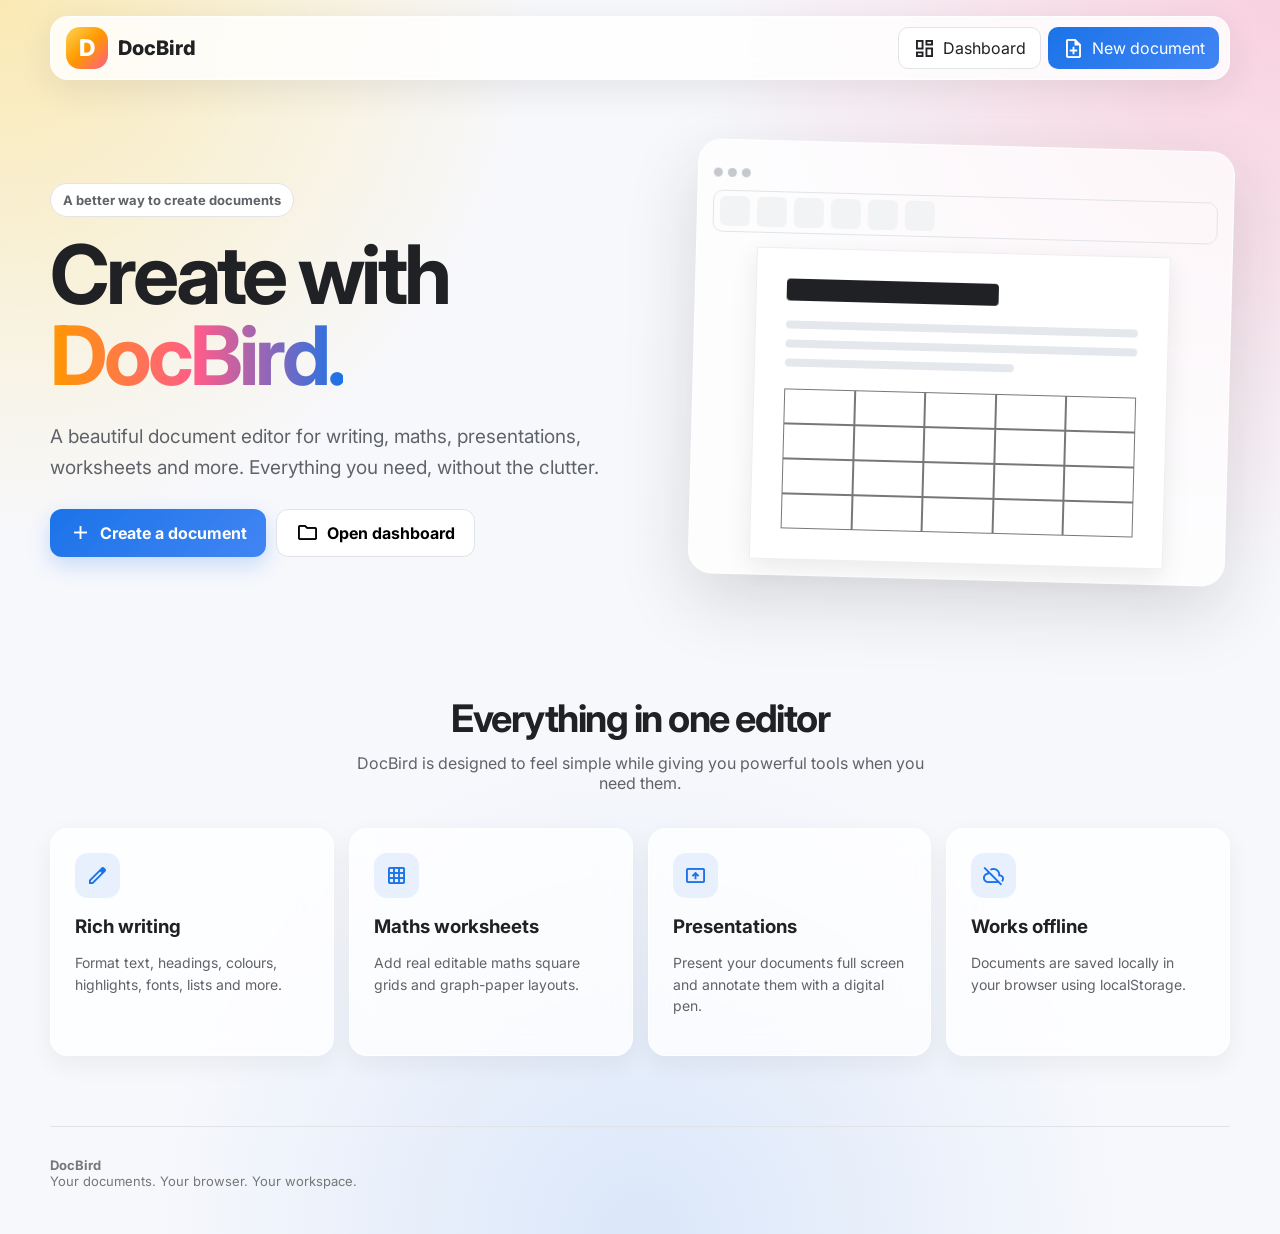
<file: index.html>
<!DOCTYPE html>
<html lang="en">
<head>
<meta charset="UTF-8">
<meta name="viewport" content="width=device-width,initial-scale=1.0">

<title>DocBird — Document Editor</title>

<link rel="preconnect" href="https://fonts.googleapis.com">
<link rel="preconnect" href="https://fonts.gstatic.com" crossorigin>

<link href="https://fonts.googleapis.com/css2?family=Inter:wght@400;500;600;700;800&family=Poppins:wght@400;500;600;700;800&family=Playfair+Display:wght@600;700&display=swap" rel="stylesheet">

<link href="https://fonts.googleapis.com/css2?family=Material+Symbols+Outlined:opsz,wght,FILL,GRAD@20..48,300..700,0..1,0" rel="stylesheet">

<style>
*{
    box-sizing:border-box;
}

:root{
    --blue:#1a73e8;
    --orange:#ff9800;
    --yellow:#ffd54f;
    --pink:#ff5c8a;
    --red:#ef5350;
    --text:#202124;
    --muted:#5f6368;
    --line:#e0e3e7;
    --surface:#fff;
    --bg:#f7f8fc;
}

html,
body{
    margin:0;
    min-height:100%;
    font-family:"Inter",sans-serif;
    color:var(--text);
}

body{
    background:
        radial-gradient(circle at 0% 0%,rgba(255,213,79,.42),transparent 30%),
        radial-gradient(circle at 100% 0%,rgba(255,92,138,.25),transparent 32%),
        radial-gradient(circle at 50% 100%,rgba(26,115,232,.13),transparent 35%),
        var(--bg);
}

button{
    font:inherit;
}

.material-symbols-outlined{
    font-family:'Material Symbols Outlined';
    font-weight:normal;
    font-style:normal;
    font-size:23px;
    line-height:1;
    display:inline-block;
    -webkit-font-feature-settings:'liga';
    -webkit-font-smoothing:antialiased;
    font-feature-settings:'liga';
}

/* NAV */

.nav{
    width:min(1180px,calc(100% - 32px));
    margin:16px auto 0;
    height:64px;
    display:flex;
    align-items:center;
    justify-content:space-between;
    padding:8px 10px 8px 15px;
    background:rgba(255,255,255,.82);
    backdrop-filter:blur(20px);
    border:1px solid rgba(255,255,255,.8);
    border-radius:18px;
    box-shadow:0 10px 35px rgba(32,33,36,.09);
}

.logo-area{
    display:flex;
    align-items:center;
    gap:10px;
}

.logo{
    width:42px;
    height:42px;
    border-radius:14px;
    display:grid;
    place-items:center;
    color:white;
    font-size:23px;
    font-weight:800;
    background:linear-gradient(
        135deg,
        #ffd54f,
        #ff9800,
        #ff5c8a
    );
}

.logo-text{
    font-size:20px;
    font-weight:800;
}

.nav-actions{
    display:flex;
    gap:7px;
}

.nav-button{
    height:42px;
    padding:0 14px;
    border-radius:10px;
    border:1px solid var(--line);
    background:#fff;
    display:flex;
    align-items:center;
    gap:7px;
    cursor:pointer;
    color:var(--text);
    white-space:nowrap;
}

.nav-button:hover{
    background:#f4f6f8;
}

.nav-button.primary{
    color:#fff;
    border:0;
    background:linear-gradient(
        135deg,
        #1a73e8,
        #4285f4
    );
}

/* HERO */

.hero{
    width:min(1180px,calc(100% - 32px));
    margin:65px auto 0;
    display:grid;
    grid-template-columns:1.05fr .95fr;
    gap:50px;
    align-items:center;
}

.eyebrow{
    display:inline-flex;
    padding:8px 12px;
    border-radius:999px;
    background:#fff;
    border:1px solid var(--line);
    color:#5f6368;
    font-size:13px;
    font-weight:700;
}

.hero h1{
    margin:18px 0 0;
    font-size:clamp(48px,7vw,82px);
    line-height:.98;
    letter-spacing:-4px;
}

.hero h1 span{
    background:linear-gradient(
        90deg,
        #ff9800,
        #ff5c8a,
        #1a73e8
    );
    -webkit-background-clip:text;
    background-clip:text;
    color:transparent;
}

.hero p{
    max-width:650px;
    margin:25px 0;
    font-size:19px;
    line-height:1.65;
    color:var(--muted);
}

.hero-buttons{
    display:flex;
    flex-wrap:wrap;
    gap:10px;
}

.hero-button{
    min-height:48px;
    padding:0 19px;
    border-radius:12px;
    border:1px solid var(--line);
    background:#fff;
    display:flex;
    align-items:center;
    justify-content:center;
    gap:8px;
    cursor:pointer;
    font-weight:700;
}

.hero-button.primary{
    color:#fff;
    border:0;
    background:linear-gradient(
        135deg,
        #1a73e8,
        #4285f4
    );
    box-shadow:0 8px 22px rgba(26,115,232,.22);
}

/* PREVIEW */

.preview{
    position:relative;
    min-height:450px;
}

.preview-window{
    position:relative;
    width:100%;
    min-height:420px;
    border-radius:24px;
    padding:15px;
    background:rgba(255,255,255,.72);
    border:1px solid rgba(255,255,255,.9);
    box-shadow:
        0 25px 70px rgba(32,33,36,.15);
    transform:rotate(1.5deg);
}

.preview-top{
    height:35px;
    display:flex;
    align-items:center;
    gap:5px;
}

.dot{
    width:9px;
    height:9px;
    border-radius:50%;
    background:#c5c8cc;
}

.preview-toolbar{
    height:42px;
    border:1px solid var(--line);
    border-radius:10px;
    display:flex;
    align-items:center;
    gap:7px;
    padding:6px;
}

.preview-tool{
    width:30px;
    height:30px;
    border-radius:6px;
    background:#f1f3f4;
}

.preview-page{
    margin:14px auto 0;
    width:82%;
    min-height:300px;
    background:#fff;
    border:1px solid #eee;
    box-shadow:0 8px 25px rgba(0,0,0,.08);
    padding:30px;
}

.preview-title{
    width:60%;
    height:22px;
    background:#202124;
    border-radius:4px;
    margin-bottom:20px;
}

.preview-line{
    height:8px;
    background:#e4e7eb;
    border-radius:4px;
    margin:11px 0;
}

.preview-line.short{
    width:65%;
}

.preview-grid{
    display:grid;
    grid-template-columns:repeat(5,1fr);
    margin-top:22px;
}

.preview-grid div{
    height:35px;
    border:1px solid #777;
}

/* FEATURES */

.features{
    width:min(1180px,calc(100% - 32px));
    margin:100px auto 70px;
}

.section-title{
    text-align:center;
}

.section-title h2{
    margin:0;
    font-size:38px;
    letter-spacing:-1.5px;
}

.section-title p{
    color:var(--muted);
    margin:12px auto;
    max-width:600px;
}

.feature-grid{
    margin-top:35px;
    display:grid;
    grid-template-columns:repeat(4,1fr);
    gap:15px;
}

.feature{
    padding:24px;
    min-height:180px;
    border:1px solid rgba(255,255,255,.8);
    background:rgba(255,255,255,.76);
    backdrop-filter:blur(15px);
    border-radius:18px;
    box-shadow:0 8px 25px rgba(32,33,36,.06);
}

.feature-icon{
    width:45px;
    height:45px;
    border-radius:13px;
    display:grid;
    place-items:center;
    color:#1a73e8;
    background:#e8f0fe;
}

.feature h3{
    margin:17px 0 7px;
}

.feature p{
    color:var(--muted);
    font-size:14px;
    line-height:1.55;
}

/* FOOTER */

.footer{
    width:min(1180px,calc(100% - 32px));
    margin:0 auto;
    padding:30px 0 45px;
    color:#777;
    border-top:1px solid var(--line);
    font-size:13px;
}

/* MOBILE */

@media(max-width:850px){

    .hero{
        grid-template-columns:1fr;
        margin-top:45px;
    }

    .hero h1{
        letter-spacing:-2px;
    }

    .feature-grid{
        grid-template-columns:repeat(2,1fr);
    }

}

@media(max-width:550px){

    .nav{
        width:calc(100% - 18px);
    }

    .logo-text{
        display:none;
    }

    .nav-button span:last-child{
        display:none;
    }

    .hero,
    .features{
        width:calc(100% - 24px);
    }

    .hero p{
        font-size:16px;
    }

    .feature-grid{
        grid-template-columns:1fr;
    }

    .preview{
        min-height:350px;
    }

    .preview-window{
        min-height:330px;
    }

    .preview-page{
        min-height:235px;
    }

}
</style>
</head>

<body>

<nav class="nav">

    <div class="logo-area">

        <div class="logo">D</div>

        <div class="logo-text">
            DocBird
        </div>

    </div>

    <div class="nav-actions">

        <button class="nav-button" id="dashboardBtn">
            <span class="material-symbols-outlined">dashboard</span>
            <span>Dashboard</span>
        </button>

        <button class="nav-button primary" id="newDocumentBtn">
            <span class="material-symbols-outlined">note_add</span>
            <span>New document</span>
        </button>

    </div>

</nav>


<section class="hero">

    <div>

        <div class="eyebrow">
            A better way to create documents
        </div>

        <h1>
            Create with
            <span>DocBird.</span>
        </h1>

        <p>
            A beautiful document editor for writing,
            maths, presentations, worksheets and more.
            Everything you need, without the clutter.
        </p>

        <div class="hero-buttons">

            <button class="hero-button primary" id="heroNew">
                <span class="material-symbols-outlined">add</span>
                Create a document
            </button>

            <button class="hero-button" id="heroDashboard">
                <span class="material-symbols-outlined">folder</span>
                Open dashboard
            </button>

        </div>

    </div>


    <div class="preview">

        <div class="preview-window">

            <div class="preview-top">

                <div class="dot"></div>
                <div class="dot"></div>
                <div class="dot"></div>

            </div>

            <div class="preview-toolbar">

                <div class="preview-tool"></div>
                <div class="preview-tool"></div>
                <div class="preview-tool"></div>
                <div class="preview-tool"></div>
                <div class="preview-tool"></div>
                <div class="preview-tool"></div>

            </div>

            <div class="preview-page">

                <div class="preview-title"></div>

                <div class="preview-line"></div>
                <div class="preview-line"></div>
                <div class="preview-line short"></div>

                <div class="preview-grid">

                    <div></div>
                    <div></div>
                    <div></div>
                    <div></div>
                    <div></div>

                    <div></div>
                    <div></div>
                    <div></div>
                    <div></div>
                    <div></div>

                    <div></div>
                    <div></div>
                    <div></div>
                    <div></div>
                    <div></div>

                    <div></div>
                    <div></div>
                    <div></div>
                    <div></div>
                    <div></div>

                </div>

            </div>

        </div>

    </div>

</section>


<section class="features">

    <div class="section-title">

        <h2>Everything in one editor</h2>

        <p>
            DocBird is designed to feel simple while
            giving you powerful tools when you need them.
        </p>

    </div>


    <div class="feature-grid">

        <div class="feature">

            <div class="feature-icon">
                <span class="material-symbols-outlined">edit</span>
            </div>

            <h3>Rich writing</h3>

            <p>
                Format text, headings, colours,
                highlights, fonts, lists and more.
            </p>

        </div>


        <div class="feature">

            <div class="feature-icon">
                <span class="material-symbols-outlined">grid_on</span>
            </div>

            <h3>Maths worksheets</h3>

            <p>
                Add real editable maths square grids
                and graph-paper layouts.
            </p>

        </div>


        <div class="feature">

            <div class="feature-icon">
                <span class="material-symbols-outlined">present_to_all</span>
            </div>

            <h3>Presentations</h3>

            <p>
                Present your documents full screen and
                annotate them with a digital pen.
            </p>

        </div>


        <div class="feature">

            <div class="feature-icon">
                <span class="material-symbols-outlined">cloud_off</span>
            </div>

            <h3>Works offline</h3>

            <p>
                Documents are saved locally in your
                browser using localStorage.
            </p>

        </div>

    </div>

</section>


<footer class="footer">

    <strong>DocBird</strong>
    <br>
    Your documents. Your browser. Your workspace.

</footer>


<script>

const STORAGE_KEY = "DocBirdEditorV4";

function createNewDocument(){

    const id =
        crypto.randomUUID
        ? crypto.randomUUID()
        : String(Date.now());

    const documentData = {

        title:"Untitled document",

        pages:[
            {
                id:id,
                content:"<p><br></p>"
            }
        ],

        settings:{
            ruled:false,
            margin:false,
            mathPaper:false,
            newspaper:false,
            header:"",
            footer:"",
            paper:"a4",
            zoom:100
        }

    };

    localStorage.setItem(
        STORAGE_KEY,
        JSON.stringify(documentData)
    );

    window.location.href="editor.html";

}

document.getElementById("newDocumentBtn")
    .addEventListener(
        "click",
        createNewDocument
    );

document.getElementById("heroNew")
    .addEventListener(
        "click",
        createNewDocument
    );

function openDashboard(){

    window.location.href="dashboard.html";

}

document.getElementById("dashboardBtn")
    .addEventListener(
        "click",
        openDashboard
    );

document.getElementById("heroDashboard")
    .addEventListener(
        "click",
        openDashboard
    );

</script>

</body>
</html>
</file>
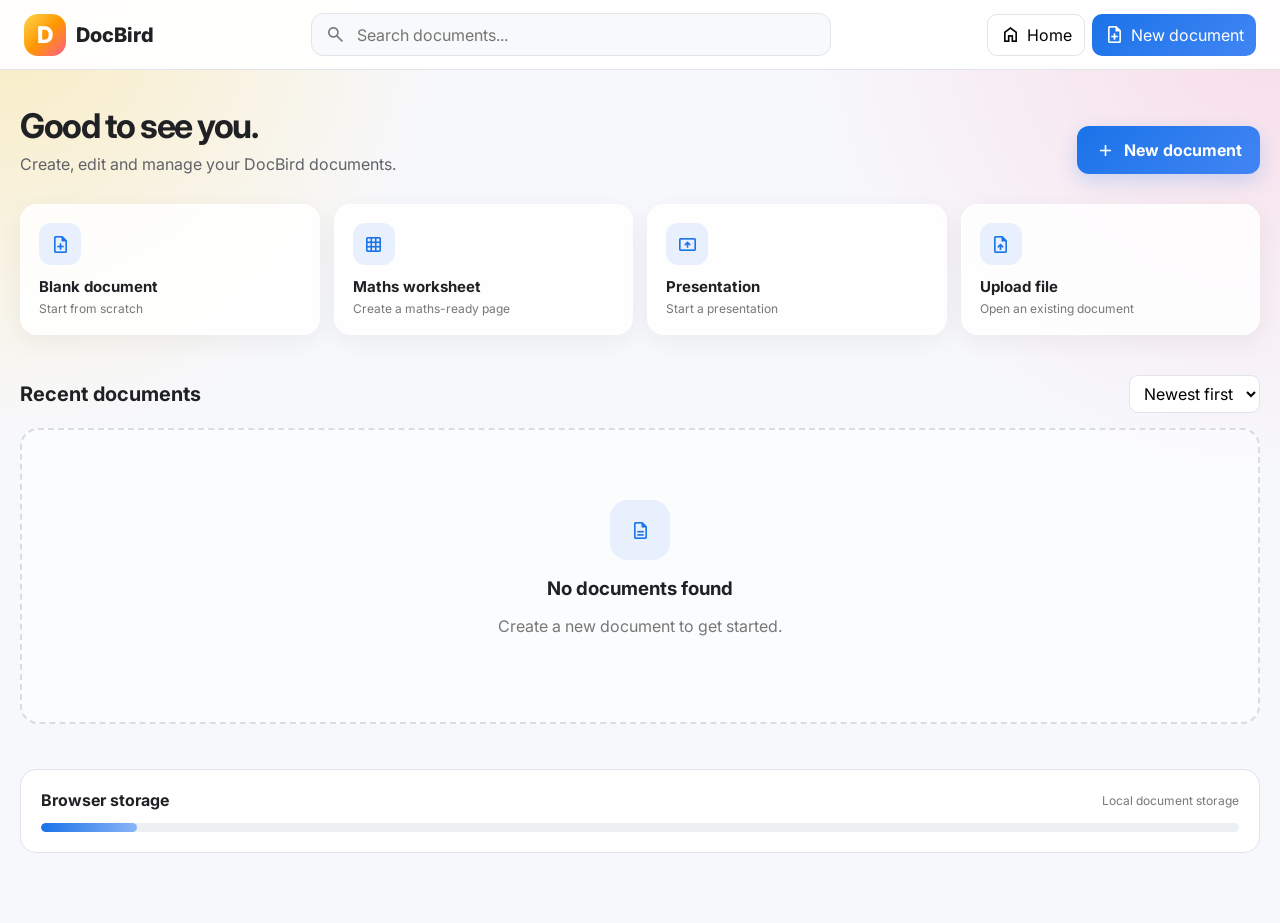
<file: dashboard.html>
<!DOCTYPE html>
<html lang="en">
<head>
<meta charset="UTF-8">
<meta name="viewport" content="width=device-width,initial-scale=1.0">

<title>DocBird Dashboard</title>

<link rel="preconnect" href="https://fonts.googleapis.com">
<link rel="preconnect" href="https://fonts.gstatic.com" crossorigin>

<link href="https://fonts.googleapis.com/css2?family=Inter:wght@400;500;600;700;800&family=Poppins:wght@400;500;600;700;800&display=swap" rel="stylesheet">

<link href="https://fonts.googleapis.com/css2?family=Material+Symbols+Outlined:opsz,wght,FILL,GRAD@20..48,300..700,0..1,0" rel="stylesheet">

<style>

*{
    box-sizing:border-box;
}

:root{
    --blue:#1a73e8;
    --blue2:#4285f4;
    --orange:#ff9800;
    --yellow:#ffd54f;
    --pink:#ff5c8a;
    --red:#ef5350;

    --bg:#f7f8fc;
    --surface:#fff;
    --text:#202124;
    --muted:#5f6368;
    --line:#e1e4e8;
}

html,
body{
    margin:0;
    min-height:100%;
}

body{
    font-family:"Inter",sans-serif;
    color:var(--text);

    background:
        radial-gradient(
            circle at 0% 0%,
            rgba(255,213,79,.34),
            transparent 28%
        ),
        radial-gradient(
            circle at 100% 0%,
            rgba(255,92,138,.18),
            transparent 30%
        ),
        var(--bg);
}

button,
input,
select{
    font:inherit;
}

/* MATERIAL ICON */

.material-symbols-outlined{
    font-family:'Material Symbols Outlined';
    font-weight:normal;
    font-style:normal;
    font-size:21px;
    line-height:1;
    display:inline-block;
    -webkit-font-feature-settings:'liga';
    -webkit-font-smoothing:antialiased;
}

/* NAV */

.nav{
    position:sticky;
    top:0;
    z-index:20;

    height:70px;

    display:flex;
    align-items:center;

    padding:10px 24px;

    background:rgba(255,255,255,.94);
    backdrop-filter:blur(20px);

    border-bottom:1px solid var(--line);
}

.brand{
    display:flex;
    align-items:center;
    gap:10px;
}

.logo{
    width:42px;
    height:42px;
    border-radius:14px;

    display:grid;
    place-items:center;

    color:white;
    font-size:23px;
    font-weight:800;

    background:
        linear-gradient(
            135deg,
            #ffd54f,
            #ff9800,
            #ff5c8a
        );
}

.brand-name{
    font-size:20px;
    font-weight:800;
}

.nav-center{
    flex:1;
    display:flex;
    justify-content:center;
    padding:0 25px;
}

.search{
    width:min(520px,100%);
    height:43px;

    border:1px solid var(--line);
    border-radius:12px;

    background:#f8f9fa;

    display:flex;
    align-items:center;
    gap:9px;

    padding:0 13px;
}

.search span{
    color:#777;
}

.search input{
    border:0;
    outline:0;
    background:transparent;
    width:100%;
}

.nav-actions{
    display:flex;
    gap:7px;
}

.nav-button{
    height:42px;
    padding:0 12px;

    border:1px solid var(--line);
    border-radius:10px;

    background:#fff;

    display:flex;
    align-items:center;
    justify-content:center;
    gap:6px;

    cursor:pointer;

    white-space:nowrap;
}

.nav-button:hover{
    background:#f4f6f8;
}

.nav-button.primary{
    color:white;
    border:0;

    background:
        linear-gradient(
            135deg,
            #1a73e8,
            #4285f4
        );
}

/* MAIN */

.main{
    width:min(1250px,calc(100% - 40px));
    margin:0 auto;
    padding:35px 0 70px;
}

/* WELCOME */

.welcome{
    display:flex;
    align-items:flex-end;
    justify-content:space-between;
    gap:20px;
    margin-bottom:30px;
}

.welcome h1{
    margin:0;
    font-size:34px;
    letter-spacing:-1.5px;
}

.welcome p{
    margin:8px 0 0;
    color:var(--muted);
}

.new-button{
    height:48px;
    padding:0 18px;
    border:0;
    border-radius:12px;

    color:#fff;

    background:
        linear-gradient(
            135deg,
            #1a73e8,
            #4285f4
        );

    display:flex;
    align-items:center;
    gap:8px;

    cursor:pointer;

    box-shadow:
        0 7px 20px
        rgba(26,115,232,.2);

    font-weight:700;
}

/* QUICK ACTIONS */

.quick-grid{
    display:grid;
    grid-template-columns:
        repeat(4,1fr);

    gap:14px;

    margin-bottom:40px;
}

.quick{
    min-height:110px;

    background:
        rgba(255,255,255,.84);

    border:1px solid rgba(255,255,255,.9);

    border-radius:17px;

    padding:18px;

    cursor:pointer;

    box-shadow:
        0 7px 25px
        rgba(32,33,36,.055);

    transition:
        transform .15s,
        box-shadow .15s;
}

.quick:hover{
    transform:translateY(-2px);

    box-shadow:
        0 12px 30px
        rgba(32,33,36,.1);
}

.quick-icon{
    width:42px;
    height:42px;
    border-radius:12px;

    display:grid;
    place-items:center;

    background:#e8f0fe;
    color:#1a73e8;
}

.quick h3{
    margin:12px 0 0;
    font-size:15px;
}

.quick p{
    margin:5px 0 0;
    color:#777;
    font-size:12px;
}

/* SECTION */

.section-header{
    display:flex;
    align-items:center;
    justify-content:space-between;
    margin-bottom:15px;
}

.section-header h2{
    margin:0;
    font-size:20px;
}

.controls{
    display:flex;
    gap:7px;
}

.control{
    height:38px;

    border:1px solid var(--line);
    border-radius:9px;

    background:#fff;

    padding:0 10px;

    display:flex;
    align-items:center;
    gap:5px;

    cursor:pointer;
}

/* DOCUMENTS */

.documents{
    display:grid;
    grid-template-columns:
        repeat(4,minmax(0,1fr));

    gap:17px;
}

.document-card{
    position:relative;

    min-width:0;

    background:#fff;

    border:1px solid var(--line);
    border-radius:16px;

    overflow:hidden;

    cursor:pointer;

    box-shadow:
        0 6px 20px
        rgba(32,33,36,.055);

    transition:
        transform .15s,
        box-shadow .15s;
}

.document-card:hover{
    transform:translateY(-3px);

    box-shadow:
        0 14px 35px
        rgba(32,33,36,.1);
}

.document-preview{
    height:205px;

    background:#fff;

    border-bottom:1px solid #eee;

    padding:24px;

    overflow:hidden;

    position:relative;
}

.document-preview::after{
    content:"";

    position:absolute;
    inset:0;

    background:
        linear-gradient(
            180deg,
            transparent 65%,
            rgba(255,255,255,.95)
        );

    pointer-events:none;
}

.preview-heading{
    height:13px;
    width:65%;
    background:#202124;
    border-radius:4px;
    margin-bottom:18px;
}

.preview-line{
    height:6px;
    width:100%;
    background:#e5e7eb;
    border-radius:4px;
    margin:9px 0;
}

.preview-line.short{
    width:68%;
}

.card-info{
    padding:14px 15px;
}

.card-title{
    font-weight:700;
    font-size:14px;

    overflow:hidden;
    text-overflow:ellipsis;
    white-space:nowrap;
}

.card-meta{
    margin-top:5px;
    color:#777;
    font-size:11px;
}

.card-actions{
    display:flex;
    justify-content:flex-end;
    gap:3px;
    margin-top:9px;
}

.card-action{
    width:32px;
    height:32px;
    border-radius:7px;
    border:0;
    background:#f5f6f7;
    display:grid;
    place-items:center;
    cursor:pointer;
}

.card-action:hover{
    background:#e8eaed;
}

/* EMPTY */

.empty{
    grid-column:1/-1;

    padding:70px 20px;

    text-align:center;

    border:2px dashed #d9dce1;
    border-radius:18px;

    background:rgba(255,255,255,.5);
}

.empty-icon{
    width:60px;
    height:60px;

    margin:auto;

    display:grid;
    place-items:center;

    border-radius:18px;

    background:#e8f0fe;
    color:#1a73e8;
}

.empty h3{
    margin:17px 0 7px;
}

.empty p{
    color:#777;
}

/* STORAGE */

.storage{
    margin-top:45px;

    background:#fff;

    border:1px solid var(--line);

    border-radius:16px;

    padding:20px;
}

.storage-top{
    display:flex;
    align-items:center;
    justify-content:space-between;
}

.storage-title{
    font-weight:700;
}

.storage-number{
    color:#777;
    font-size:12px;
}

.storage-bar{
    height:9px;
    margin-top:13px;
    background:#edf0f3;
    border-radius:10px;
    overflow:hidden;
}

.storage-fill{
    height:100%;
    width:8%;
    border-radius:10px;

    background:
        linear-gradient(
            90deg,
            #1a73e8,
            #8ab4f8
        );
}

/* MOBILE */

@media(max-width:1000px){

    .documents{
        grid-template-columns:
            repeat(3,minmax(0,1fr));
    }

    .quick-grid{
        grid-template-columns:
            repeat(2,1fr);
    }

}

@media(max-width:700px){

    .nav{
        padding:10px;
    }

    .nav-center{
        padding:0 8px;
    }

    .brand-name{
        display:none;
    }

    .nav-button span:last-child{
        display:none;
    }

    .main{
        width:calc(100% - 22px);
    }

    .welcome{
        align-items:flex-start;
        flex-direction:column;
    }

    .documents{
        grid-template-columns:
            repeat(2,minmax(0,1fr));
    }

}

@media(max-width:480px){

    .quick-grid,
    .documents{
        grid-template-columns:1fr;
    }

    .nav-center{
        display:none;
    }

}
</style>
</head>

<body>

<header class="nav">

    <div class="brand">

        <div class="logo">D</div>

        <div class="brand-name">
            DocBird
        </div>

    </div>


    <div class="nav-center">

        <div class="search">

            <span class="material-symbols-outlined">
                search
            </span>

            <input
                id="searchInput"
                placeholder="Search documents..."
            >

        </div>

    </div>


    <div class="nav-actions">

        <button
            class="nav-button"
            id="homeBtn"
            title="Home"
        >
            <span class="material-symbols-outlined">
                home
            </span>

            <span>Home</span>
        </button>

        <button
            class="nav-button primary"
            id="newDocument"
        >
            <span class="material-symbols-outlined">
                note_add
            </span>

            <span>New document</span>
        </button>

    </div>

</header>


<main class="main">

    <section class="welcome">

        <div>

            <h1>Good to see you.</h1>

            <p>
                Create, edit and manage your DocBird documents.
            </p>

        </div>

        <button class="new-button" id="newDocument2">

            <span class="material-symbols-outlined">
                add
            </span>

            New document

        </button>

    </section>


    <!-- QUICK -->

    <section class="quick-grid">

        <div class="quick" id="blankAction">

            <div class="quick-icon">
                <span class="material-symbols-outlined">
                    note_add
                </span>
            </div>

            <h3>Blank document</h3>

            <p>Start from scratch</p>

        </div>


        <div class="quick" id="mathAction">

            <div class="quick-icon">
                <span class="material-symbols-outlined">
                    grid_on
                </span>
            </div>

            <h3>Maths worksheet</h3>

            <p>Create a maths-ready page</p>

        </div>


        <div class="quick" id="presentationAction">

            <div class="quick-icon">
                <span class="material-symbols-outlined">
                    present_to_all
                </span>
            </div>

            <h3>Presentation</h3>

            <p>Start a presentation</p>

        </div>


        <div class="quick" id="uploadAction">

            <div class="quick-icon">
                <span class="material-symbols-outlined">
                    upload_file
                </span>
            </div>

            <h3>Upload file</h3>

            <p>Open an existing document</p>

        </div>

        <input
            type="file"
            id="uploadInput"
            hidden
            accept=".html,.htm,.txt,.md,.json,image/*"
        >

    </section>


    <!-- DOCUMENTS -->

    <div class="section-header">

        <h2>Recent documents</h2>

        <div class="controls">

            <select class="control" id="sortSelect">

                <option value="newest">
                    Newest first
                </option>

                <option value="oldest">
                    Oldest first
                </option>

                <option value="az">
                    Name A–Z
                </option>

                <option value="za">
                    Name Z–A
                </option>

            </select>

        </div>

    </div>


    <section
        class="documents"
        id="documents"
    ></section>


    <!-- STORAGE -->

    <section class="storage">

        <div class="storage-top">

            <div class="storage-title">
                Browser storage
            </div>

            <div
                class="storage-number"
                id="storageNumber"
            >
                Local document storage
            </div>

        </div>

        <div class="storage-bar">

            <div
                class="storage-fill"
                id="storageFill"
            ></div>

        </div>

    </section>

</main>


<script>

"use strict";

/* =========================================================
   STORAGE
   ========================================================= */

const STORAGE_KEY = "DocBirdEditorV4";

/* =========================================================
   GET DOCUMENT
   ========================================================= */

function getDocument(){

    try{

        const data =
            localStorage.getItem(STORAGE_KEY);

        if(!data){

            return null;

        }

        return JSON.parse(data);

    }catch(error){

        console.warn(error);

        return null;

    }

}

/* =========================================================
   CREATE DOCUMENT
   ========================================================= */

function createDocument(type="blank"){

    let content="<p><br></p>";

    let title="Untitled document";

    let settings={

        ruled:false,
        margin:false,
        mathPaper:false,
        newspaper:false,

        header:"",
        footer:"",

        paper:"a4",
        zoom:100

    };


    if(type==="math"){

        title="Maths worksheet";

        settings.mathPaper=true;
        settings.ruled=false;
        settings.margin=true;

        content=`

            <h1>Maths Worksheet</h1>

            <p>Name: __________________________</p>

            <p>Date: __________________________</p>

            <table
                class="math-table"
                contenteditable="false"
                data-math-grid="true"
            >
                <tbody>

                    ${createMathRows(5,5)}

                </tbody>
            </table>

            <p><br></p>

        `;

    }


    if(type==="presentation"){

        title="New presentation";

        content=`

            <h1>Presentation title</h1>

            <h2>Subtitle</h2>

            <p>Start your presentation here.</p>

        `;

    }


    const id =
        crypto.randomUUID
        ? crypto.randomUUID()
        : String(Date.now());


    const data={

        title:title,

        pages:[
            {
                id:id,
                content:content
            }
        ],

        settings:settings

    };


    localStorage.setItem(
        STORAGE_KEY,
        JSON.stringify(data)
    );


    window.location.href="editor.html";

}

/* =========================================================
   MATH ROWS
   ========================================================= */

function createMathRows(rows,cols){

    let html="";

    for(let r=0;r<rows;r++){

        html+="<tr>";

        for(let c=0;c<cols;c++){

            html+=
                `<td contenteditable="true"></td>`;

        }

        html+="</tr>";

    }

    return html;

}

/* =========================================================
   OPEN EDITOR
   ========================================================= */

function openEditor(){

    if(!getDocument()){

        createDocument();

        return;

    }

    window.location.href="editor.html";

}

/* =========================================================
   NEW BUTTONS
   ========================================================= */

document.getElementById("newDocument")
    .addEventListener(
        "click",
        ()=>createDocument()
    );

document.getElementById("newDocument2")
    .addEventListener(
        "click",
        ()=>createDocument()
    );

document.getElementById("blankAction")
    .addEventListener(
        "click",
        ()=>createDocument()
    );

document.getElementById("mathAction")
    .addEventListener(
        "click",
        ()=>createDocument("math")
    );

document.getElementById("presentationAction")
    .addEventListener(
        "click",
        ()=>createDocument("presentation")
    );

/* =========================================================
   HOME
   ========================================================= */

document.getElementById("homeBtn")
    .addEventListener(
        "click",
        ()=>{
            window.location.href="index.html";
        }
    );

/* =========================================================
   UPLOAD
   ========================================================= */

document.getElementById("uploadAction")
    .addEventListener(
        "click",
        ()=>{
            document.getElementById("uploadInput").click();
        }
    );

document.getElementById("uploadInput")
    .addEventListener("change",async function(){

        const file=this.files[0];

        if(!file) return;

        let content="";

        if(file.type.startsWith("image/")){

            const reader=new FileReader();

            reader.onload=()=>{

                createUploadedDocument(
                    file.name,
                    `<h1>${escapeHTML(file.name)}</h1>
                     <p><img src="${reader.result}" style="max-width:100%;"></p>`
                );

            };

            reader.readAsDataURL(file);

            return;

        }

        const text=await file.text();

        if(
            file.name.endsWith(".html") ||
            file.name.endsWith(".htm")
        ){

            content=text;

        }else{

            content=
                `<pre style="white-space:pre-wrap;">${escapeHTML(text)}</pre>`;

        }

        createUploadedDocument(
            file.name,
            content
        );

    });

function createUploadedDocument(name,content){

    const data={

        title:name,

        pages:[

            {
                id:
                    crypto.randomUUID
                    ? crypto.randomUUID()
                    : String(Date.now()),

                content:content

            }

        ],

        settings:{

            ruled:false,
            margin:false,
            mathPaper:false,
            newspaper:false,

            header:"",
            footer:"",

            paper:"a4",
            zoom:100

        }

    };

    localStorage.setItem(
        STORAGE_KEY,
        JSON.stringify(data)
    );

    window.location.href="editor.html";

}

/* =========================================================
   ESCAPE
   ========================================================= */

function escapeHTML(value){

    return String(value)
        .replaceAll("&","&amp;")
        .replaceAll("<","&lt;")
        .replaceAll(">","&gt;")
        .replaceAll('"',"&quot;")
        .replaceAll("'","&#039;");

}

/* =========================================================
   DOCUMENT LIST
   ========================================================= */

const documentsEl =
    document.getElementById("documents");

const searchInput =
    document.getElementById("searchInput");

const sortSelect =
    document.getElementById("sortSelect");


function renderDocuments(){

    documentsEl.innerHTML="";

    const data=getDocument();

    let documents=[];

    if(data){

        documents.push({

            title:
                data.title ||
                "Untitled document",

            pages:
                data.pages ||
                [],

            data:data

        });

    }


    const search =
        searchInput.value
            .trim()
            .toLowerCase();


    documents =
        documents.filter(doc=>{

            return doc.title
                .toLowerCase()
                .includes(search);

        });


    const sort=sortSelect.value;


    if(sort==="az"){

        documents.sort(
            (a,b)=>
                a.title.localeCompare(b.title)
        );

    }

    if(sort==="za"){

        documents.sort(
            (a,b)=>
                b.title.localeCompare(a.title)
        );

    }


    if(!documents.length){

        documentsEl.innerHTML=`

            <div class="empty">

                <div class="empty-icon">

                    <span class="material-symbols-outlined">
                        description
                    </span>

                </div>

                <h3>No documents found</h3>

                <p>
                    Create a new document to get started.
                </p>

            </div>

        `;

        return;

    }


    documents.forEach((doc,index)=>{

        const card=
            document.createElement("article");

        card.className="document-card";


        let preview="";

        if(doc.pages.length){

            const temp=
                document.createElement("div");

            temp.innerHTML=
                doc.pages[0].content || "";

            const text=
                temp.innerText
                    .replace(/\s+/g," ")
                    .trim();


            preview=`

                <div class="preview-heading"></div>

                <div class="preview-line"></div>

                <div class="preview-line"></div>

                <div class="preview-line short"></div>

                ${
                    text
                    ? `<div style="
                        margin-top:18px;
                        font-size:11px;
                        color:#777;
                        line-height:1.5;
                      ">
                        ${escapeHTML(
                            text.substring(0,100)
                        )}
                      </div>`
                    : ""
                }

            `;

        }


        card.innerHTML=`

            <div class="document-preview">
                ${preview}
            </div>

            <div class="card-info">

                <div class="card-title">
                    ${escapeHTML(doc.title)}
                </div>

                <div class="card-meta">
                    ${doc.pages.length}
                    ${doc.pages.length===1?"page":"pages"}
                </div>

                <div class="card-actions">

                    <button
                        class="card-action"
                        data-action="open"
                        title="Open"
                    >
                        <span class="material-symbols-outlined">
                            edit
                        </span>
                    </button>

                    <button
                        class="card-action"
                        data-action="delete"
                        title="Delete"
                    >
                        <span class="material-symbols-outlined">
                            delete
                        </span>
                    </button>

                </div>

            </div>

        `;


        card.addEventListener("click",event=>{

            const button=
                event.target.closest("button");

            if(button){

                const action=
                    button.dataset.action;

                if(action==="open"){

                    openEditor();

                }

                if(action==="delete"){

                    deleteDocument();

                }

                return;

            }

            openEditor();

        });


        documentsEl.appendChild(card);

    });

    updateStorage();

}

/* =========================================================
   DELETE
   ========================================================= */

function deleteDocument(){

    if(
        !confirm(
            "Delete this document?"
        )
    ){

        return;

    }

    localStorage.removeItem(
        STORAGE_KEY
    );

    renderDocuments();

}

/* =========================================================
   SEARCH / SORT
   ========================================================= */

searchInput.addEventListener(
    "input",
    renderDocuments
);

sortSelect.addEventListener(
    "change",
    renderDocuments
);

/* =========================================================
   STORAGE DISPLAY
   ========================================================= */

function updateStorage(){

    let bytes=0;

    try{

        bytes=
            new Blob([
                localStorage.getItem(
                    STORAGE_KEY
                ) || ""
            ]).size;

    }catch(error){

        bytes=0;

    }


    const kb=
        bytes/1024;


    document.getElementById(
        "storageNumber"
    ).textContent =
        `${kb.toFixed(1)} KB used locally`;


    const percentage=
        Math.min(
            100,
            Math.max(
                2,
                kb/5120*100
            )
        );


    document.getElementById(
        "storageFill"
    ).style.width=
        percentage+"%";

}

/* =========================================================
   START
   ========================================================= */

renderDocuments();

</script>

</body>
</html>
</file>
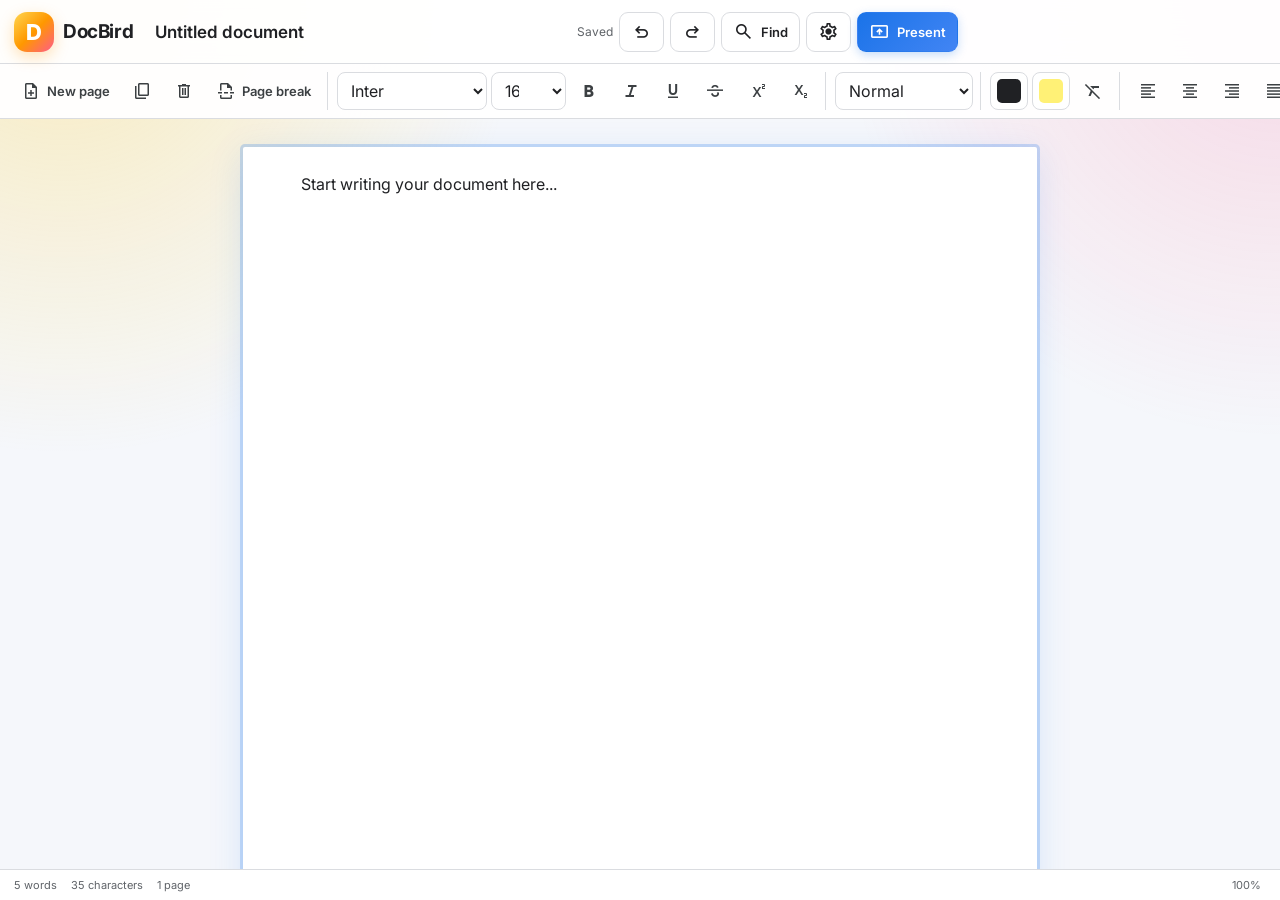
<file: editor.html>
<!DOCTYPE html>
<html lang="en">
<head>
<meta charset="UTF-8">
<meta name="viewport" content="width=device-width,initial-scale=1.0">

<title>DocBird Editor</title>

<!-- Google Fonts -->
<link rel="preconnect" href="https://fonts.googleapis.com">
<link rel="preconnect" href="https://fonts.gstatic.com" crossorigin>

<link href="https://fonts.googleapis.com/css2?family=Inter:wght@400;500;600;700&family=Poppins:wght@400;500;600;700&family=Playfair+Display:wght@500;600;700&family=Roboto+Mono:wght@400;500&display=swap" rel="stylesheet">

<!-- Google Material Symbols -->
<link href="https://fonts.googleapis.com/css2?family=Material+Symbols+Outlined:opsz,wght,FILL,GRAD@20..48,300..700,0..1,0" rel="stylesheet">

<style>
/* =========================================================
   DOCBIRD EDITOR
   ========================================================= */

*{
    box-sizing:border-box;
}

:root{
    --blue:#1a73e8;
    --blue2:#4285f4;
    --orange:#ff9800;
    --yellow:#ffd54f;
    --pink:#ff5c8a;
    --red:#ef5350;

    --bg:#f5f7fb;
    --surface:#ffffff;
    --surface2:#f8f9fa;

    --text:#202124;
    --muted:#5f6368;

    --line:#dadce0;
    --shadow:0 2px 12px rgba(60,64,67,.12);

    --page-width:794px;
    --page-min-height:1123px;

    --editor-font:"Inter",Arial,sans-serif;
    --editor-size:16px;
}

html,
body{
    width:100%;
    height:100%;
    margin:0;
}

body{
    font-family:"Inter",Arial,sans-serif;
    color:var(--text);
    background:
        radial-gradient(circle at 5% 0%,rgba(255,213,79,.35),transparent 30%),
        radial-gradient(circle at 100% 0%,rgba(255,92,138,.20),transparent 28%),
        var(--bg);
    overflow:hidden;
}

button,
select,
input{
    font:inherit;
}

button{
    border:0;
}

.material-symbols-outlined{
    font-family:'Material Symbols Outlined';
    font-weight:normal;
    font-style:normal;
    font-size:21px;
    line-height:1;
    letter-spacing:normal;
    text-transform:none;
    display:inline-block;
    white-space:nowrap;
    word-wrap:normal;
    direction:ltr;
    -webkit-font-feature-settings:'liga';
    -webkit-font-smoothing:antialiased;
    font-feature-settings:'liga';
}

/* =========================================================
   APP
   ========================================================= */

.docbird-app{
    height:100vh;
    display:flex;
    flex-direction:column;
}

/* =========================================================
   TOP BAR
   ========================================================= */

.topbar{
    height:64px;
    min-height:64px;
    background:rgba(255,255,255,.94);
    backdrop-filter:blur(18px);
    border-bottom:1px solid var(--line);
    display:flex;
    align-items:center;
    gap:12px;
    padding:8px 14px;
    z-index:50;
}

.brand{
    display:flex;
    align-items:center;
    gap:9px;
    min-width:max-content;
}

.logo{
    width:40px;
    height:40px;
    border-radius:13px;
    display:grid;
    place-items:center;
    background:linear-gradient(135deg,#ffd54f,#ff9800,#ff5c8a);
    box-shadow:0 5px 15px rgba(255,152,0,.28);
    color:#fff;
    font-size:22px;
    font-weight:800;
}

.brand-text{
    font-size:19px;
    font-weight:700;
    letter-spacing:-.4px;
}

.title-wrap{
    min-width:160px;
    max-width:420px;
    flex:1;
}

#documentTitle{
    width:100%;
    border:0;
    outline:0;
    background:transparent;
    font-size:17px;
    font-weight:600;
    color:var(--text);
    padding:9px 10px;
    border-radius:9px;
}

#documentTitle:hover,
#documentTitle:focus{
    background:#f1f3f4;
}

.top-actions{
    display:flex;
    align-items:center;
    gap:6px;
    flex-wrap:nowrap;
}

.top-button{
    height:40px;
    padding:0 11px;
    border-radius:9px;
    background:#fff;
    border:1px solid var(--line);
    color:var(--text);
    display:flex;
    align-items:center;
    justify-content:center;
    gap:7px;
    cursor:pointer;
    white-space:nowrap;
    flex:0 0 auto;
}

.top-button:hover{
    background:#f8f9fa;
}

.top-button.primary{
    color:#fff;
    border-color:transparent;
    background:linear-gradient(135deg,#1a73e8,#4285f4);
    box-shadow:0 3px 10px rgba(26,115,232,.25);
}

.save-status{
    font-size:12px;
    color:var(--muted);
    white-space:nowrap;
}

/* =========================================================
   TOOLBAR
   ========================================================= */

.toolbar-shell{
    background:rgba(255,255,255,.96);
    border-bottom:1px solid var(--line);
    z-index:40;
}

.toolbar{
    width:100%;
    display:flex;
    align-items:center;
    gap:7px;
    padding:8px 12px;
    overflow-x:auto;
    overflow-y:hidden;
    scrollbar-width:thin;
}

.toolbar::-webkit-scrollbar{
    height:6px;
}

.toolbar::-webkit-scrollbar-thumb{
    background:#c7cbd1;
    border-radius:20px;
}

.tool-group{
    display:flex;
    align-items:center;
    gap:4px;
    padding-right:7px;
    margin-right:2px;
    border-right:1px solid var(--line);
    flex:0 0 auto;
}

.tool-group:last-child{
    border-right:0;
}

.tool-button{
    min-width:38px;
    height:38px;
    padding:0 9px;
    border-radius:8px;
    background:transparent;
    color:#3c4043;
    display:flex;
    align-items:center;
    justify-content:center;
    gap:6px;
    cursor:pointer;
    flex:0 0 auto;
    white-space:nowrap;
    transition:.15s ease;
}

.tool-button:hover{
    background:#f1f3f4;
}

.tool-button.active{
    background:#dbe8ff;
    color:#185abc;
}

.tool-button .material-symbols-outlined{
    font-size:20px;
}

.tool-label{
    font-size:13px;
    font-weight:600;
}

.tool-select{
    height:38px;
    border:1px solid var(--line);
    border-radius:8px;
    background:#fff;
    padding:0 30px 0 9px;
    color:var(--text);
    outline:none;
    cursor:pointer;
    flex:0 0 auto;
}

.tool-select:focus{
    border-color:var(--blue);
}

.font-select{
    width:150px;
}

.size-select{
    width:75px;
}

.color-picker{
    width:38px;
    height:38px;
    padding:4px;
    border:1px solid var(--line);
    border-radius:8px;
    background:#fff;
    cursor:pointer;
}

.color-picker::-webkit-color-swatch-wrapper{
    padding:2px;
}

.color-picker::-webkit-color-swatch{
    border:0;
    border-radius:5px;
}

/* =========================================================
   WORKSPACE
   ========================================================= */

.workspace{
    flex:1;
    min-height:0;
    display:flex;
    overflow:hidden;
}

.editor-scroll{
    flex:1;
    min-width:0;
    overflow:auto;
    padding:28px 25px 100px;
    scroll-behavior:smooth;
}

.pages{
    display:flex;
    flex-direction:column;
    align-items:center;
    gap:28px;
}

/* =========================================================
   PAGE
   ========================================================= */

.page{
    width:var(--page-width);
    min-height:var(--page-min-height);
    height:auto;
    position:relative;
    flex:0 0 auto;

    background:#fff;

    border-radius:2px;
    box-shadow:
        0 3px 8px rgba(60,64,67,.15),
        0 12px 35px rgba(60,64,67,.10);

    overflow:visible;
    transition:box-shadow .2s;
}

.page.selected{
    box-shadow:
        0 0 0 3px rgba(26,115,232,.22),
        0 8px 35px rgba(26,115,232,.15);
}

/* =========================================================
   PAGE HEADER
   ========================================================= */

.page-header{
    min-height:55px;
    padding:20px 55px 8px;
    color:#777;
    font-size:10px;
    letter-spacing:1.4px;
    text-transform:uppercase;
    user-select:none;
}

.page-header:empty{
    display:none;
}

/* =========================================================
   DOCUMENT CONTENT
   ========================================================= */

.document-content{
    position:relative;
    min-height:970px;
    height:auto;

    padding:25px 58px 70px;

    outline:none;

    font-family:var(--editor-font);
    font-size:var(--editor-size);
    line-height:1.6;

    overflow:visible;
    word-wrap:break-word;
    overflow-wrap:anywhere;
}

.document-content:focus{
    outline:none;
}

.document-content p{
    margin:0 0 12px;
}

.document-content h1{
    font-size:34px;
    line-height:1.15;
    margin:16px 0;
}

.document-content h2{
    font-size:28px;
    line-height:1.2;
    margin:15px 0;
}

.document-content h3{
    font-size:23px;
    margin:13px 0;
}

.document-content img{
    max-width:100%;
    height:auto;
    border-radius:7px;
    cursor:pointer;
}

.document-content blockquote{
    border-left:4px solid var(--blue);
    margin:16px 0;
    padding:10px 18px;
    background:#f8f9fa;
    color:#555;
}

.document-content hr.document-rule{
    border:0;
    border-top:2px solid #555;
    margin:22px 0;
}

/* =========================================================
   PAGE FOOTER
   ========================================================= */

.page-footer{
    min-height:35px;
    padding:5px 55px 20px;
    display:flex;
    justify-content:flex-end;
    color:#888;
    font-size:10px;
}

/* =========================================================
   RULED PAPER
   ========================================================= */

.page.ruled .document-content{
    background-image:
        repeating-linear-gradient(
            to bottom,
            transparent 0,
            transparent 31px,
            rgba(83,130,180,.25) 32px,
            transparent 33px
        );
    background-size:100% 33px;
}

/* =========================================================
   VERTICAL NOTEBOOK LINE
   ========================================================= */

.page.margin-line::before{
    content:"";
    position:absolute;
    top:0;
    bottom:0;
    left:86px;
    width:2px;
    background:rgba(235,83,83,.52);
    z-index:2;
    pointer-events:none;
}

/* =========================================================
   MATHS GRAPH PAPER
   ========================================================= */

.page.math-paper .document-content{
    background-image:
        linear-gradient(rgba(66,133,244,.16) 1px,transparent 1px),
        linear-gradient(90deg,rgba(66,133,244,.16) 1px,transparent 1px);
    background-size:24px 24px;
}

/* =========================================================
   NEWSPAPER
   ========================================================= */

.page.newspaper .document-content{
    column-count:2;
    column-gap:34px;
    column-rule:1px solid #ddd;
}

.page.newspaper .document-content img,
.page.newspaper .document-content table,
.page.newspaper .math-table,
.page.newspaper blockquote{
    break-inside:avoid;
}

/* =========================================================
   MATHS WORKSHEET
   ========================================================= */

.math-table{
    border-collapse:collapse;
    table-layout:fixed;
    width:min(100%,520px);
    margin:20px 0;
    background:#fff;
    break-inside:avoid;
}

.math-table td{
    width:50px;
    height:50px;
    min-width:40px;
    border:1.5px solid #303030;
    padding:4px;
    text-align:center;
    vertical-align:middle;
    font-size:18px;
    line-height:1.2;
    outline:none;
}

.math-table td:focus{
    background:#fffde7;
    box-shadow:inset 0 0 0 2px rgba(26,115,232,.35);
}

.math-table td:empty::before{
    content:"";
}

/* =========================================================
   CALLOUT
   ========================================================= */

.callout{
    border-radius:12px;
    padding:16px 18px;
    margin:16px 0;
    background:linear-gradient(135deg,#fff3cd,#ffe0ec);
    border:1px solid rgba(255,152,0,.3);
}

/* =========================================================
   SIDE PANEL
   ========================================================= */

.side-panel{
    width:310px;
    min-width:310px;
    background:rgba(255,255,255,.96);
    border-left:1px solid var(--line);
    overflow:auto;
    transform:translateX(100%);
    transition:transform .2s ease;
    position:absolute;
    right:0;
    top:0;
    bottom:0;
    z-index:35;
}

.side-panel.open{
    transform:translateX(0);
}

.panel-inner{
    padding:18px;
}

.panel-title{
    display:flex;
    align-items:center;
    justify-content:space-between;
    margin-bottom:18px;
}

.panel-title h2{
    margin:0;
    font-size:18px;
}

.setting{
    padding:13px 0;
    border-bottom:1px solid #eee;
}

.setting-label{
    display:block;
    font-size:13px;
    font-weight:600;
    margin-bottom:8px;
}

.setting-row{
    display:flex;
    align-items:center;
    justify-content:space-between;
    gap:10px;
}

.setting input[type="text"],
.setting input[type="number"],
.setting select{
    width:100%;
    height:38px;
    border:1px solid var(--line);
    border-radius:8px;
    padding:0 10px;
    outline:none;
}

.toggle{
    width:45px;
    height:25px;
    border-radius:20px;
    background:#dadce0;
    position:relative;
    cursor:pointer;
    flex:0 0 auto;
}

.toggle::after{
    content:"";
    position:absolute;
    top:3px;
    left:3px;
    width:19px;
    height:19px;
    background:white;
    border-radius:50%;
    box-shadow:0 1px 3px rgba(0,0,0,.25);
    transition:.2s;
}

.toggle.on{
    background:#1a73e8;
}

.toggle.on::after{
    left:23px;
}

/* =========================================================
   STATUS BAR
   ========================================================= */

.statusbar{
    height:31px;
    min-height:31px;
    background:#fff;
    border-top:1px solid var(--line);
    display:flex;
    align-items:center;
    justify-content:space-between;
    padding:0 14px;
    color:var(--muted);
    font-size:11px;
    z-index:30;
}

.status-left,
.status-right{
    display:flex;
    align-items:center;
    gap:14px;
}

#zoomValue{
    min-width:40px;
    text-align:center;
}

/* =========================================================
   MODAL
   ========================================================= */

.modal-backdrop{
    position:fixed;
    inset:0;
    background:rgba(32,33,36,.48);
    display:none;
    align-items:center;
    justify-content:center;
    z-index:100;
    padding:20px;
}

.modal-backdrop.show{
    display:flex;
}

.modal{
    width:min(500px,100%);
    background:#fff;
    border-radius:18px;
    box-shadow:0 18px 70px rgba(0,0,0,.25);
    padding:24px;
}

.modal h2{
    margin:0 0 18px;
    font-size:22px;
}

.modal-grid{
    display:grid;
    grid-template-columns:1fr 1fr;
    gap:13px;
}

.modal label{
    font-size:12px;
    font-weight:600;
    color:#555;
}

.modal input,
.modal select{
    width:100%;
    height:42px;
    border:1px solid var(--line);
    border-radius:9px;
    padding:0 11px;
    margin-top:6px;
    outline:none;
}

.modal-actions{
    display:flex;
    justify-content:flex-end;
    gap:8px;
    margin-top:22px;
}

.modal-button{
    height:40px;
    padding:0 15px;
    border-radius:9px;
    cursor:pointer;
}

.modal-button.cancel{
    background:#f1f3f4;
}

.modal-button.primary{
    color:white;
    background:#1a73e8;
}

/* =========================================================
   PRESENTATION
   ========================================================= */

.presentation{
    position:fixed;
    inset:0;
    background:#101114;
    z-index:200;
    display:none;
    flex-direction:column;
}

.presentation.show{
    display:flex;
}

.presentation-toolbar{
    height:58px;
    min-height:58px;
    background:rgba(20,20,24,.96);
    color:#fff;
    display:flex;
    align-items:center;
    gap:7px;
    padding:8px 12px;
    z-index:5;
}

.presentation-toolbar button{
    height:38px;
    min-width:38px;
    padding:0 10px;
    border-radius:8px;
    background:rgba(255,255,255,.1);
    color:#fff;
    cursor:pointer;
    display:flex;
    align-items:center;
    justify-content:center;
    gap:6px;
    white-space:nowrap;
}

.presentation-toolbar button:hover{
    background:rgba(255,255,255,.2);
}

.presentation-toolbar button.active{
    background:#1a73e8;
}

.presentation-spacer{
    flex:1;
}

.presentation-stage{
    flex:1;
    min-height:0;
    overflow:auto;
    padding:35px;
}

.presentation-pages{
    display:flex;
    flex-direction:column;
    align-items:center;
    gap:30px;
}

.presentation-page{
    position:relative;
    width:min(100%,1000px);
    min-height:720px;
    height:auto;
    background:#fff;
    color:#202124;
    padding:50px 70px;
    box-shadow:0 10px 50px rgba(0,0,0,.4);
    overflow:visible;
}

.presentation-page .presentation-content{
    min-height:610px;
    font-size:25px;
    line-height:1.55;
}

.presentation-content img{
    max-width:100%;
    height:auto;
}

.annotation-canvas{
    position:absolute;
    inset:0;
    width:100%;
    height:100%;
    z-index:10;
    pointer-events:none;
}

.presentation-page.annotating .annotation-canvas{
    pointer-events:auto;
    cursor:crosshair;
}

.presentation-number{
    position:absolute;
    right:28px;
    bottom:20px;
    font-size:13px;
    color:#777;
}

/* =========================================================
   DARK MODE
   ========================================================= */

body.dark{
    --bg:#17181c;
    --surface:#202124;
    --surface2:#292a2d;
    --text:#f1f3f4;
    --muted:#bdc1c6;
    --line:#3c4043;
    background:#17181c;
}

body.dark .topbar,
body.dark .toolbar-shell,
body.dark .statusbar,
body.dark .side-panel{
    background:rgba(32,33,36,.96);
}

body.dark .top-button,
body.dark .tool-select,
body.dark .color-picker{
    background:#292a2d;
    color:#fff;
    border-color:#4a4d51;
}

body.dark .tool-button{
    color:#e8eaed;
}

body.dark .tool-button:hover{
    background:#3c4043;
}

body.dark #documentTitle{
    color:#fff;
}

body.dark .modal{
    background:#292a2d;
    color:#fff;
}

body.dark .setting input,
body.dark .setting select,
body.dark .modal input,
body.dark .modal select{
    background:#202124;
    color:#fff;
    border-color:#4a4d51;
}

/* =========================================================
   FOCUS MODE
   ========================================================= */

body.focus-mode .topbar,
body.focus-mode .toolbar-shell,
body.focus-mode .statusbar{
    display:none;
}

body.focus-mode .editor-scroll{
    padding-top:40px;
}

body.focus-mode .page{
    box-shadow:0 20px 70px rgba(0,0,0,.2);
}

/* =========================================================
   RESPONSIVE
   ========================================================= */

@media(max-width:900px){

    .brand-text{
        display:none;
    }

    .topbar{
        gap:5px;
    }

    .save-status{
        display:none;
    }

    .title-wrap{
        min-width:100px;
    }

    .tool-label{
        display:none;
    }

    .editor-scroll{
        padding:15px 8px 80px;
    }

    .page{
        width:100%;
        min-width:0;
    }

    .document-content{
        padding-left:35px;
        padding-right:35px;
    }

    .page-header{
        padding-left:35px;
        padding-right:35px;
    }

    .page-footer{
        padding-left:35px;
        padding-right:35px;
    }

    .page.margin-line::before{
        left:42px;
    }

    .side-panel{
        width:100%;
        min-width:0;
    }

    .presentation-stage{
        padding:10px;
    }

    .presentation-page{
        padding:35px;
    }

    .presentation-content{
        font-size:20px!important;
    }
}

/* =========================================================
   PRINT
   ========================================================= */

@media print{

    body{
        background:#fff!important;
        overflow:visible!important;
    }

    .topbar,
    .toolbar-shell,
    .statusbar,
    .side-panel,
    .presentation{
        display:none!important;
    }

    .workspace{
        display:block;
    }

    .editor-scroll{
        overflow:visible;
        padding:0;
    }

    .pages{
        display:block;
    }

    .page{
        width:210mm;
        min-height:297mm;
        box-shadow:none!important;
        border-radius:0;
        page-break-after:always;
        break-after:page;
        margin:0;
    }

    .page:last-child{
        page-break-after:auto;
        break-after:auto;
    }
}

/* =========================================================
   SELECTION
   ========================================================= */

::selection{
    background:rgba(26,115,232,.22);
}
</style>
</head>

<body>

<div class="docbird-app">

<!-- =======================================================
     TOP BAR
     ======================================================= -->

<header class="topbar">

    <div class="brand">
        <div class="logo">D</div>
        <div class="brand-text">DocBird</div>
    </div>

    <div class="title-wrap">
        <input id="documentTitle" value="Untitled document" aria-label="Document name">
    </div>

    <div class="top-actions">

        <span class="save-status" id="saveStatus">
            Saved
        </span>

        <button type="button" class="top-button" id="undoBtn" title="Undo">
            <span class="material-symbols-outlined">undo</span>
        </button>

        <button type="button" class="top-button" id="redoBtn" title="Redo">
            <span class="material-symbols-outlined">redo</span>
        </button>

        <button type="button" class="top-button" id="findBtn" title="Find">
            <span class="material-symbols-outlined">search</span>
            <span class="tool-label">Find</span>
        </button>

        <button type="button" class="top-button" id="settingsBtn" title="Settings">
            <span class="material-symbols-outlined">settings</span>
        </button>

        <button type="button" class="top-button primary" id="presentBtn" title="Present">
            <span class="material-symbols-outlined">present_to_all</span>
            <span class="tool-label">Present</span>
        </button>

    </div>

</header>

<!-- =======================================================
     TOOLBAR
     ======================================================= -->

<div class="toolbar-shell">

<div class="toolbar">

    <!-- DOCUMENT -->
    <div class="tool-group">

        <button type="button" class="tool-button" id="newPageBtn" title="New page">
            <span class="material-symbols-outlined">note_add</span>
            <span class="tool-label">New page</span>
        </button>

        <button type="button" class="tool-button" id="duplicatePageBtn" title="Duplicate page">
            <span class="material-symbols-outlined">content_copy</span>
        </button>

        <button type="button" class="tool-button" id="deletePageBtn" title="Delete current page">
            <span class="material-symbols-outlined">delete</span>
        </button>

        <button type="button" class="tool-button" id="pageBreakBtn" title="Insert page break">
            <span class="material-symbols-outlined">insert_page_break</span>
            <span class="tool-label">Page break</span>
        </button>

    </div>

    <!-- TEXT -->
    <div class="tool-group">

        <select id="fontSelect" class="tool-select font-select" title="Font">
            <option value="Inter">Inter</option>
            <option value="Poppins">Poppins</option>
            <option value="Arial">Arial</option>
            <option value="Georgia">Georgia</option>
            <option value="Times New Roman">Times New Roman</option>
            <option value="Playfair Display">Playfair Display</option>
            <option value="Roboto Mono">Roboto Mono</option>
            <option value="Comic Sans MS">Comic Sans MS</option>
        </select>

        <select id="sizeSelect" class="tool-select size-select" title="Text size">
            <option value="10px">10</option>
            <option value="12px">12</option>
            <option value="14px">14</option>
            <option value="16px" selected>16</option>
            <option value="18px">18</option>
            <option value="20px">20</option>
            <option value="24px">24</option>
            <option value="28px">28</option>
            <option value="32px">32</option>
            <option value="40px">40</option>
            <option value="48px">48</option>
            <option value="60px">60</option>
        </select>

        <button type="button" class="tool-button" data-command="bold" title="Bold">
            <span class="material-symbols-outlined">format_bold</span>
        </button>

        <button type="button" class="tool-button" data-command="italic" title="Italic">
            <span class="material-symbols-outlined">format_italic</span>
        </button>

        <button type="button" class="tool-button" data-command="underline" title="Underline">
            <span class="material-symbols-outlined">format_underlined</span>
        </button>

        <button type="button" class="tool-button" data-command="strikeThrough" title="Strikethrough">
            <span class="material-symbols-outlined">strikethrough_s</span>
        </button>

        <button type="button" class="tool-button" data-command="superscript" title="Superscript">
            <span class="material-symbols-outlined">superscript</span>
        </button>

        <button type="button" class="tool-button" data-command="subscript" title="Subscript">
            <span class="material-symbols-outlined">subscript</span>
        </button>

    </div>

    <!-- HEADINGS -->
    <div class="tool-group">

        <select id="headingSelect" class="tool-select" title="Paragraph style">
            <option value="p">Normal</option>
            <option value="h1">Heading 1</option>
            <option value="h2">Heading 2</option>
            <option value="h3">Heading 3</option>
            <option value="h4">Heading 4</option>
            <option value="blockquote">Quote</option>
        </select>

    </div>

    <!-- COLOUR -->
    <div class="tool-group">

        <input type="color" id="textColor" class="color-picker" value="#202124" title="Text colour">

        <input type="color" id="highlightColor" class="color-picker" value="#fff176" title="Highlight">

        <button type="button" class="tool-button" id="removeFormatBtn" title="Clear formatting">
            <span class="material-symbols-outlined">format_clear</span>
        </button>

    </div>

    <!-- ALIGNMENT -->
    <div class="tool-group">

        <button type="button" class="tool-button" data-command="justifyLeft" title="Align left">
            <span class="material-symbols-outlined">format_align_left</span>
        </button>

        <button type="button" class="tool-button" data-command="justifyCenter" title="Align center">
            <span class="material-symbols-outlined">format_align_center</span>
        </button>

        <button type="button" class="tool-button" data-command="justifyRight" title="Align right">
            <span class="material-symbols-outlined">format_align_right</span>
        </button>

        <button type="button" class="tool-button" data-command="justifyFull" title="Justify">
            <span class="material-symbols-outlined">format_align_justify</span>
        </button>

    </div>

    <!-- LISTS -->
    <div class="tool-group">

        <button type="button" class="tool-button" data-command="insertUnorderedList" title="Bullet list">
            <span class="material-symbols-outlined">format_list_bulleted</span>
        </button>

        <button type="button" class="tool-button" data-command="insertOrderedList" title="Numbered list">
            <span class="material-symbols-outlined">format_list_numbered</span>
        </button>

        <button type="button" class="tool-button" data-command="outdent" title="Decrease indent">
            <span class="material-symbols-outlined">format_indent_decrease</span>
        </button>

        <button type="button" class="tool-button" data-command="indent" title="Increase indent">
            <span class="material-symbols-outlined">format_indent_increase</span>
        </button>

    </div>

    <!-- INSERT -->
    <div class="tool-group">

        <button type="button" class="tool-button" id="linkBtn" title="Insert link">
            <span class="material-symbols-outlined">link</span>
        </button>

        <button type="button" class="tool-button" id="imageBtn" title="Insert image">
            <span class="material-symbols-outlined">image</span>
        </button>

        <button type="button" class="tool-button" id="uploadBtn" title="Upload file">
            <span class="material-symbols-outlined">upload_file</span>
            <span class="tool-label">Upload</span>
        </button>

        <input type="file" id="fileInput" hidden accept="image/*,.txt,.html,.htm,.md,.json">

        <button type="button" class="tool-button" id="tableBtn" title="Insert table">
            <span class="material-symbols-outlined">table</span>
        </button>

        <button type="button" class="tool-button" id="lineBtn" title="Horizontal line">
            <span class="material-symbols-outlined">horizontal_rule</span>
        </button>

    </div>

    <!-- MATHS -->
    <div class="tool-group">

        <button type="button" class="tool-button" id="mathGridBtn" title="Insert maths squares">
            <span class="material-symbols-outlined">grid_on</span>
            <span class="tool-label">Maths squares</span>
        </button>

        <button type="button" class="tool-button" id="equationBtn" title="Insert equation">
            <span class="material-symbols-outlined">functions</span>
            <span class="tool-label">Equation</span>
        </button>

    </div>

    <!-- VIEW -->
    <div class="tool-group">

        <button type="button" class="tool-button" id="ruledBtn" title="Ruled lines">
            <span class="material-symbols-outlined">notes</span>
            <span class="tool-label">Lines</span>
        </button>

        <button type="button" class="tool-button" id="marginBtn" title="Vertical page line">
            <span class="material-symbols-outlined">vertical_align_center</span>
            <span class="tool-label">Page line</span>
        </button>

        <button type="button" class="tool-button" id="mathPaperBtn" title="Maths graph paper">
            <span class="material-symbols-outlined">grid_4x4</span>
            <span class="tool-label">Maths paper</span>
        </button>

        <button type="button" class="tool-button" id="newspaperBtn" title="Newspaper mode">
            <span class="material-symbols-outlined">newspaper</span>
            <span class="tool-label">Newspaper</span>
        </button>

        <button type="button" class="tool-button" id="focusBtn" title="Focus mode">
            <span class="material-symbols-outlined">center_focus_strong</span>
        </button>

        <button type="button" class="tool-button" id="darkBtn" title="Dark mode">
            <span class="material-symbols-outlined">dark_mode</span>
        </button>

    </div>

    <!-- PRINT -->
    <div class="tool-group">

        <button type="button" class="tool-button" id="printBtn" title="Print or save PDF">
            <span class="material-symbols-outlined">print</span>
            <span class="tool-label">Print</span>
        </button>

    </div>

</div>

</div>

<!-- =======================================================
     WORKSPACE
     ======================================================= -->

<main class="workspace">

    <div class="editor-scroll" id="editorScroll">

        <div class="pages" id="pages"></div>

    </div>

    <!-- SETTINGS -->
    <aside class="side-panel" id="sidePanel">

        <div class="panel-inner">

            <div class="panel-title">
                <h2>Document settings</h2>

                <button type="button" class="tool-button" id="closeSettings">
                    <span class="material-symbols-outlined">close</span>
                </button>
            </div>

            <div class="setting">

                <span class="setting-label">Page size</span>

                <select id="paperSize">
                    <option value="a4">A4</option>
                    <option value="letter">Letter</option>
                    <option value="a5">A5</option>
                </select>

            </div>

            <div class="setting">

                <span class="setting-label">Ruled paper</span>

                <div class="setting-row">

                    <span>Show writing lines</span>

                    <div class="toggle" id="ruledToggle"></div>

                </div>

            </div>

            <div class="setting">

                <span class="setting-label">Vertical margin line</span>

                <div class="setting-row">

                    <span>Show line down page</span>

                    <div class="toggle" id="marginToggle"></div>

                </div>

            </div>

            <div class="setting">

                <span class="setting-label">Maths graph paper</span>

                <div class="setting-row">

                    <span>Show grid</span>

                    <div class="toggle" id="mathToggle"></div>

                </div>

            </div>

            <div class="setting">

                <span class="setting-label">Newspaper mode</span>

                <div class="setting-row">

                    <span>Two columns</span>

                    <div class="toggle" id="newspaperToggle"></div>

                </div>

            </div>

            <div class="setting">

                <span class="setting-label">Header text</span>

                <input type="text" id="headerInput" placeholder="Optional header">

            </div>

            <div class="setting">

                <span class="setting-label">Footer text</span>

                <input type="text" id="footerInput" placeholder="Optional footer">

            </div>

            <div class="setting">

                <span class="setting-label">Zoom</span>

                <input type="range" id="zoomSlider" min="50" max="150" value="100" style="width:100%;">

            </div>

            <div class="setting">

                <span class="setting-label">Document statistics</span>

                <div style="font-size:13px;line-height:1.8;color:#666;">
                    Words: <b id="panelWords">0</b><br>
                    Characters: <b id="panelChars">0</b><br>
                    Pages: <b id="panelPages">1</b>
                </div>
            </div>

            <div class="setting">

                <button type="button" class="top-button" id="clearDocumentBtn" style="width:100%;">
                    <span class="material-symbols-outlined">delete_sweep</span>
                    Clear document
                </button>

            </div>

        </div>

    </aside>

</main>

<!-- =======================================================
     STATUS BAR
     ======================================================= -->

<footer class="statusbar">

    <div class="status-left">

        <span id="wordCount">0 words</span>

        <span id="charCount">0 characters</span>

        <span id="pageCount">1 page</span>

    </div>

    <div class="status-right">

        <span id="zoomValue">100%</span>

    </div>

</footer>

</div>

<!-- =======================================================
     MATHS MODAL
     ======================================================= -->

<div class="modal-backdrop" id="mathModal">

    <div class="modal">

        <h2>Insert maths squares</h2>

        <div class="modal-grid">

            <label>
                Rows
                <input type="number" id="mathRows" min="1" max="20" value="5">
            </label>

            <label>
                Columns
                <input type="number" id="mathCols" min="1" max="15" value="5">
            </label>

        </div>

        <div style="margin-top:15px;color:#666;font-size:13px;">
            Creates a real editable grid of maths squares.
        </div>

        <div class="modal-actions">

            <button type="button" class="modal-button cancel" id="mathCancel">
                Cancel
            </button>

            <button type="button" class="modal-button primary" id="mathCreate">
                Create grid
            </button>

        </div>

    </div>

</div>

<!-- =======================================================
     TABLE MODAL
     ======================================================= -->

<div class="modal-backdrop" id="tableModal">

    <div class="modal">

        <h2>Insert table</h2>

        <div class="modal-grid">

            <label>
                Rows
                <input type="number" id="tableRows" min="1" max="20" value="3">
            </label>

            <label>
                Columns
                <input type="number" id="tableCols" min="1" max="12" value="3">
            </label>

        </div>

        <div class="modal-actions">

            <button type="button" class="modal-button cancel" id="tableCancel">
                Cancel
            </button>

            <button type="button" class="modal-button primary" id="tableCreate">
                Create table
            </button>

        </div>

    </div>

</div>

<!-- =======================================================
     FIND MODAL
     ======================================================= -->

<div class="modal-backdrop" id="findModal">

    <div class="modal">

        <h2>Find and replace</h2>

        <label>
            Find
            <input type="text" id="findInput">
        </label>

        <label style="display:block;margin-top:12px;">
            Replace with
            <input type="text" id="replaceInput">
        </label>

        <div class="modal-actions">

            <button type="button" class="modal-button cancel" id="findClose">
                Close
            </button>

            <button type="button" class="modal-button" id="findNext" style="background:#f1f3f4;">
                Find next
            </button>

            <button type="button" class="modal-button primary" id="replaceAll">
                Replace all
            </button>

        </div>

    </div>

</div>

<!-- =======================================================
     PRESENTATION
     ======================================================= -->

<div class="presentation" id="presentation">

    <div class="presentation-toolbar">

        <button type="button" id="presentationClose">
            <span class="material-symbols-outlined">close</span>
            <span>Exit</span>
        </button>

        <button type="button" id="presentationPrev">
            <span class="material-symbols-outlined">arrow_back</span>
        </button>

        <button type="button" id="presentationNext">
            <span class="material-symbols-outlined">arrow_forward</span>
        </button>

        <button type="button" id="presentationPen">
            <span class="material-symbols-outlined">draw</span>
            <span>Pen</span>
        </button>

        <button type="button" id="presentationHighlighter">
            <span class="material-symbols-outlined">ink_highlighter</span>
            <span>Highlight</span>
        </button>

        <button type="button" id="presentationEraser">
            <span class="material-symbols-outlined">ink_eraser</span>
            <span>Eraser</span>
        </button>

        <button type="button" id="presentationClear">
            <span class="material-symbols-outlined">delete_sweep</span>
        </button>

        <input type="color" id="presentationColor" value="#ff0000"
               style="width:40px;height:38px;border:0;border-radius:8px;">

        <select id="presentationSize"
                style="height:38px;border-radius:8px;padding:0 8px;">
            <option value="2">2px</option>
            <option value="4" selected>4px</option>
            <option value="7">7px</option>
            <option value="12">12px</option>
            <option value="18">18px</option>
        </select>

        <div class="presentation-spacer"></div>

        <span id="presentationPageLabel">Page 1 / 1</span>

        <button type="button" id="presentationFullscreen">
            <span class="material-symbols-outlined">fullscreen</span>
        </button>

    </div>

    <div class="presentation-stage" id="presentationStage">

        <div class="presentation-pages" id="presentationPages"></div>

    </div>

</div>

<script>
/* =========================================================
   DOCBIRD EDITOR JAVASCRIPT
   ========================================================= */

"use strict";

/* =========================================================
   STORAGE
   ========================================================= */

const STORAGE_KEY = "DocBirdEditorV4";

/* =========================================================
   DOCUMENT STATE
   ========================================================= */

let documentData = {
    title:"Untitled document",

    pages:[
        {
            id:crypto.randomUUID ? crypto.randomUUID() : String(Date.now()),
            content:"<p>Start writing your document here...</p>"
        }
    ],

    settings:{
        ruled:false,
        margin:false,
        mathPaper:false,
        newspaper:false,
        header:"",
        footer:"",
        paper:"a4",
        zoom:100
    }
};

let activePageIndex = 0;

let savedRange = null;

let historyStack = [];
let historyPosition = -1;

let presentationMode = "pen";
let annotationColor = "#ff0000";
let annotationSize = 4;

let presentationPageIndex = 0;

/* =========================================================
   ELEMENTS
   ========================================================= */

const pagesEl = document.getElementById("pages");

const documentTitle = document.getElementById("documentTitle");

const saveStatus = document.getElementById("saveStatus");

const sidePanel = document.getElementById("sidePanel");

const editorScroll = document.getElementById("editorScroll");

/* =========================================================
   LOAD
   ========================================================= */

function loadDocument(){

    try{

        const saved = localStorage.getItem(STORAGE_KEY);

        if(saved){

            const parsed = JSON.parse(saved);

            if(parsed && Array.isArray(parsed.pages)){

                documentData = {
                    ...documentData,
                    ...parsed,
                    settings:{
                        ...documentData.settings,
                        ...(parsed.settings || {})
                    }
                };

            }

        }

    }catch(error){

        console.warn("DocBird load error",error);

    }

    documentTitle.value = documentData.title || "Untitled document";

    renderPages();

    applySettingsToUI();

    updateStats();

}

/* =========================================================
   SAVE
   ========================================================= */

function collectPageContent(){

    const pageEls = [...pagesEl.querySelectorAll(".page")];

    pageEls.forEach((pageEl,index)=>{

        const content = pageEl.querySelector(".document-content");

        if(!documentData.pages[index]){

            documentData.pages[index] = {
                id:crypto.randomUUID ? crypto.randomUUID() : String(Date.now()+index),
                content:""
            };

        }

        if(content){

            documentData.pages[index].content = content.innerHTML;

        }

    });

}

function saveDocument(){

    collectPageContent();

    documentData.title = documentTitle.value.trim() || "Untitled document";

    try{

        localStorage.setItem(
            STORAGE_KEY,
            JSON.stringify(documentData)
        );

        saveStatus.textContent = "Saved";

    }catch(error){

        saveStatus.textContent = "Could not save";

        console.warn(error);

    }

    updateStats();
}

/* =========================================================
   AUTOSAVE
   ========================================================= */

let saveTimer;

function requestSave(){

    saveStatus.textContent = "Saving...";

    clearTimeout(saveTimer);

    saveTimer = setTimeout(saveDocument,500);

}

/* =========================================================
   PAGE CREATION
   ========================================================= */

function createPageObject(content=""){

    return {
        id:crypto.randomUUID ? crypto.randomUUID() : String(Date.now()+Math.random()),
        content:content || "<p><br></p>"
    };

}

/* =========================================================
   RENDER PAGES
   ========================================================= */

function renderPages(){

    collectPageContent();

    pagesEl.innerHTML = "";

    documentData.pages.forEach((pageData,index)=>{

        const page = createPageElement(pageData,index);

        pagesEl.appendChild(page);

    });

    selectPage(
        Math.min(activePageIndex,documentData.pages.length-1),
        false
    );

    applyZoom();

}

/* =========================================================
   CREATE PAGE ELEMENT
   ========================================================= */

function createPageElement(pageData,index){

    const page = document.createElement("article");

    page.className = "page";

    page.dataset.pageIndex = index;

    if(documentData.settings.ruled){
        page.classList.add("ruled");
    }

    if(documentData.settings.margin){
        page.classList.add("margin-line");
    }

    if(documentData.settings.mathPaper){
        page.classList.add("math-paper");
    }

    if(documentData.settings.newspaper){
        page.classList.add("newspaper");
    }

    /* HEADER */

    const header = document.createElement("div");

    header.className = "page-header";

    header.textContent =
        documentData.settings.header || "";

    page.appendChild(header);

    /* CONTENT */

    const content = document.createElement("div");

    content.className = "document-content";

    content.contentEditable = "true";

    content.spellcheck = true;

    content.innerHTML =
        pageData.content || "<p><br></p>";

    page.appendChild(content);

    /* FOOTER */

    const footer = document.createElement("div");

    footer.className = "page-footer";

    footer.textContent =
        documentData.settings.footer
        ? documentData.settings.footer + " • Page " + (index+1)
        : "Page " + (index+1);

    page.appendChild(footer);

    /* PAGE CLICK */

    page.addEventListener("mousedown",()=>{

        selectPage(index,false);

    });

    /* CONTENT EVENTS */

    content.addEventListener("input",()=>{

        documentData.pages[index].content = content.innerHTML;

        activePageIndex = index;

        requestSave();

        updateStats();

    });

    content.addEventListener("focus",()=>{

        activePageIndex = index;

        selectPage(index,false);

    });

    return page;

}

/* =========================================================
   SELECT PAGE
   ========================================================= */

function selectPage(index,scroll=true){

    if(index<0 || index>=documentData.pages.length) return;

    activePageIndex = index;

    document.querySelectorAll(".page").forEach((page,i)=>{

        page.classList.toggle("selected",i===index);

    });

    if(scroll){

        const page = document.querySelector(
            `.page[data-page-index="${index}"]`
        );

        if(page){

            page.scrollIntoView({
                behavior:"smooth",
                block:"center"
            });

        }

    }

}

/* =========================================================
   NEW PAGE
   ========================================================= */

document.getElementById("newPageBtn").addEventListener("click",()=>{

    collectPageContent();

    documentData.pages.splice(
        activePageIndex+1,
        0,
        createPageObject("<p><br></p>")
    );

    activePageIndex++;

    renderPages();

    requestSave();

    setTimeout(()=>{

        const pages = document.querySelectorAll(".document-content");

        const editor = pages[activePageIndex];

        if(editor){

            editor.focus();

            placeCaretAtStart(editor);

        }

    },50);

});

/* =========================================================
   DUPLICATE PAGE
   ========================================================= */

document.getElementById("duplicatePageBtn").addEventListener("click",()=>{

    collectPageContent();

    const source = documentData.pages[activePageIndex];

    const copy = createPageObject(source.content);

    documentData.pages.splice(
        activePageIndex+1,
        0,
        copy
    );

    activePageIndex++;

    renderPages();

    requestSave();

});

/* =========================================================
   DELETE PAGE
   ========================================================= */

document.getElementById("deletePageBtn").addEventListener("click",()=>{

    if(documentData.pages.length===1){

        if(confirm("Clear the current page?")){

            documentData.pages[0].content = "<p><br></p>";

            renderPages();

            requestSave();

        }

        return;

    }

    if(confirm("Delete this page?")){

        documentData.pages.splice(activePageIndex,1);

        activePageIndex =
            Math.max(0,activePageIndex-1);

        renderPages();

        requestSave();

    }

});

/* =========================================================
   PAGE BREAK
   ========================================================= */

document.getElementById("pageBreakBtn").addEventListener("click",()=>{

    collectPageContent();

    documentData.pages.splice(
        activePageIndex+1,
        0,
        createPageObject("<p><br></p>")
    );

    activePageIndex++;

    renderPages();

    requestSave();

});

/* =========================================================
   CARET
   ========================================================= */

function placeCaretAtStart(element){

    const range = document.createRange();

    const selection = window.getSelection();

    range.selectNodeContents(element);

    range.collapse(true);

    selection.removeAllRanges();

    selection.addRange(range);

}

/* =========================================================
   ACTIVE EDITOR
   ========================================================= */

function getActiveEditor(){

    const page = document.querySelector(
        `.page[data-page-index="${activePageIndex}"]`
    );

    if(!page) return null;

    return page.querySelector(".document-content");

}

/* =========================================================
   SAVE SELECTION
   ========================================================= */

function saveSelection(){

    const selection = window.getSelection();

    if(!selection.rangeCount) return;

    const range = selection.getRangeAt(0);

    const editor = getActiveEditor();

    if(editor && editor.contains(range.commonAncestorContainer)){

        savedRange = range.cloneRange();

    }

}

/* =========================================================
   RESTORE SELECTION
   ========================================================= */

function restoreSelection(){

    if(!savedRange) return;

    const selection = window.getSelection();

    selection.removeAllRanges();

    selection.addRange(savedRange);

}

/* =========================================================
   EDITOR SELECTION EVENTS
   ========================================================= */

document.addEventListener("selectionchange",()=>{

    const editor = getActiveEditor();

    if(!editor) return;

    const selection = window.getSelection();

    if(selection.rangeCount){

        const range = selection.getRangeAt(0);

        if(editor.contains(range.commonAncestorContainer)){

            saveSelection();

        }

    }

});

/* =========================================================
   BASIC COMMANDS
   ========================================================= */

document.querySelectorAll("[data-command]").forEach(button=>{

    button.addEventListener("mousedown",(event)=>{

        event.preventDefault();

        restoreSelection();

        const command = button.dataset.command;

        try{

            document.execCommand(
                command,
                false,
                null
            );

        }catch(error){

            console.warn(command,error);

        }

        updateStats();

        requestSave();

    });

});

/* =========================================================
   FONT
   ========================================================= */

document.getElementById("fontSelect").addEventListener("change",function(){

    applyStyleToSelection(
        "fontFamily",
        `"${this.value}",Arial,sans-serif`
    );

});

/* =========================================================
   FONT SIZE
   ========================================================= */

document.getElementById("sizeSelect").addEventListener("change",function(){

    applyStyleToSelection(
        "fontSize",
        this.value
    );

});

/* =========================================================
   SELECTION STYLE
   ========================================================= */

function applyStyleToSelection(property,value){

    restoreSelection();

    const selection = window.getSelection();

    if(!selection.rangeCount) return;

    const range = selection.getRangeAt(0);

    if(range.collapsed){

        const editor = getActiveEditor();

        if(editor){

            const span = document.createElement("span");

            span.style[property] = value;

            span.appendChild(document.createTextNode("\u200B"));

            range.insertNode(span);

            const newRange = document.createRange();

            newRange.setStart(span.firstChild,1);

            newRange.collapse(true);

            selection.removeAllRanges();

            selection.addRange(newRange);

            savedRange = newRange.cloneRange();

        }

    }else{

        const fragment = range.extractContents();

        const span = document.createElement("span");

        span.style[property] = value;

        span.appendChild(fragment);

        range.insertNode(span);

        const newRange = document.createRange();

        newRange.selectNodeContents(span);

        selection.removeAllRanges();

        selection.addRange(newRange);

        savedRange = newRange.cloneRange();

    }

    requestSave();

}

/* =========================================================
   HEADINGS
   ========================================================= */

document.getElementById("headingSelect").addEventListener("change",function(){

    restoreSelection();

    let value = this.value;

    if(value==="blockquote"){

        document.execCommand(
            "formatBlock",
            false,
            "blockquote"
        );

    }else{

        document.execCommand(
            "formatBlock",
            false,
            value
        );

    }

    requestSave();

});

/* =========================================================
   TEXT COLOR
   ========================================================= */

document.getElementById("textColor").addEventListener("input",function(){

    applyStyleToSelection(
        "color",
        this.value
    );

});

/* =========================================================
   HIGHLIGHT
   ========================================================= */

document.getElementById("highlightColor").addEventListener("input",function(){

    restoreSelection();

    try{

        document.execCommand(
            "hiliteColor",
            false,
            this.value
        );

    }catch(error){

        document.execCommand(
            "backColor",
            false,
            this.value
        );

    }

    requestSave();

});

/* =========================================================
   CLEAR FORMAT
   ========================================================= */

document.getElementById("removeFormatBtn").addEventListener("mousedown",event=>{

    event.preventDefault();

    restoreSelection();

    document.execCommand(
        "removeFormat",
        false,
        null
    );

    requestSave();

});

/* =========================================================
   LINK
   ========================================================= */

document.getElementById("linkBtn").addEventListener("click",()=>{

    saveSelection();

    const url = prompt(
        "Enter the link URL:",
        "https://"
    );

    if(!url) return;

    restoreSelection();

    document.execCommand(
        "createLink",
        false,
        url
    );

    requestSave();

});

/* =========================================================
   IMAGE
   ========================================================= */

document.getElementById("imageBtn").addEventListener("click",()=>{

    const url = prompt(
        "Enter an image URL:"
    );

    if(!url) return;

    restoreSelection();

    const html =
        `<img src="${escapeAttribute(url)}" alt="Image">`;

    insertHTML(html);

});

/* =========================================================
   UPLOAD
   ========================================================= */

document.getElementById("uploadBtn").addEventListener("click",()=>{

    saveSelection();

    document.getElementById("fileInput").click();

});

document.getElementById("fileInput").addEventListener("change",async function(){

    const file = this.files[0];

    if(!file) return;

    restoreSelection();

    if(file.type.startsWith("image/")){

        const reader = new FileReader();

        reader.onload = ()=>{

            insertHTML(
                `<img src="${reader.result}" alt="${escapeAttribute(file.name)}">`
            );

        };

        reader.readAsDataURL(file);

    }else{

        const text = await file.text();

        if(file.name.endsWith(".html") ||
           file.name.endsWith(".htm")){

            insertHTML(text);

        }else{

            const safe = escapeHTML(text);

            insertHTML(
                `<pre style="white-space:pre-wrap;font-family:'Roboto Mono',monospace;">${safe}</pre>`
            );

        }

    }

    this.value="";

});

/* =========================================================
   INSERT HTML
   ========================================================= */

function insertHTML(html){

    restoreSelection();

    const editor = getActiveEditor();

    if(!editor) return;

    const selection = window.getSelection();

    if(!selection.rangeCount){

        editor.insertAdjacentHTML(
            "beforeend",
            html
        );

    }else{

        const range = selection.getRangeAt(0);

        range.deleteContents();

        const temp = document.createElement("div");

        temp.innerHTML = html;

        const fragment = document.createDocumentFragment();

        while(temp.firstChild){

            fragment.appendChild(temp.firstChild);

        }

        range.insertNode(fragment);

    }

    requestSave();

    updateStats();

}

/* =========================================================
   TABLE
   ========================================================= */

document.getElementById("tableBtn").addEventListener("click",()=>{

    document.getElementById("tableModal")
        .classList.add("show");

});

document.getElementById("tableCancel").addEventListener("click",()=>{

    document.getElementById("tableModal")
        .classList.remove("show");

});

document.getElementById("tableCreate").addEventListener("click",()=>{

    const rows = clamp(
        parseInt(document.getElementById("tableRows").value)||3,
        1,20
    );

    const cols = clamp(
        parseInt(document.getElementById("tableCols").value)||3,
        1,12
    );

    let html =
        `<table style="border-collapse:collapse;width:100%;margin:18px 0;"><tbody>`;

    for(let r=0;r<rows;r++){

        html += "<tr>";

        for(let c=0;c<cols;c++){

            html +=
                `<td contenteditable="true" style="border:1px solid #999;padding:10px;min-width:50px;">&nbsp;</td>`;

        }

        html += "</tr>";

    }

    html += "</tbody></table>";

    document.getElementById("tableModal")
        .classList.remove("show");

    insertHTML(html);

});

/* =========================================================
   MATHS GRID
   ========================================================= */

document.getElementById("mathGridBtn").addEventListener("click",()=>{

    document.getElementById("mathModal")
        .classList.add("show");

});

document.getElementById("mathCancel").addEventListener("click",()=>{

    document.getElementById("mathModal")
        .classList.remove("show");

});

document.getElementById("mathCreate").addEventListener("click",()=>{

    const rows = clamp(
        parseInt(document.getElementById("mathRows").value)||5,
        1,20
    );

    const cols = clamp(
        parseInt(document.getElementById("mathCols").value)||5,
        1,15
    );

    let html =
        `<table class="math-table" contenteditable="false" data-math-grid="true"><tbody>`;

    for(let r=0;r<rows;r++){

        html += "<tr>";

        for(let c=0;c<cols;c++){

            html +=
                `<td contenteditable="true"></td>`;

        }

        html += "</tr>";

    }

    html += "</tbody></table><p><br></p>";

    document.getElementById("mathModal")
        .classList.remove("show");

    insertHTML(html);

});

/* =========================================================
   EQUATION
   ========================================================= */

document.getElementById("equationBtn").addEventListener("click",()=>{

    const equation = prompt(
        "Enter your equation:",
        "x² + y² = z²"
    );

    if(!equation) return;

    insertHTML(
        `<span style="font-family:'Times New Roman',serif;font-size:22px;margin:0 5px;">${escapeHTML(equation)}</span>`
    );

});

/* =========================================================
   HORIZONTAL LINE
   ========================================================= */

document.getElementById("lineBtn").addEventListener("click",()=>{

    insertHTML(
        `<hr class="document-rule">`
    );

});

/* =========================================================
   PAGE BACKGROUND SETTINGS
   ========================================================= */

function refreshPageClasses(){

    document.querySelectorAll(".page").forEach(page=>{

        page.classList.toggle(
            "ruled",
            documentData.settings.ruled
        );

        page.classList.toggle(
            "margin-line",
            documentData.settings.margin
        );

        page.classList.toggle(
            "math-paper",
            documentData.settings.mathPaper
        );

        page.classList.toggle(
            "newspaper",
            documentData.settings.newspaper
        );

    });

    requestSave();

}

/* =========================================================
   RULED BUTTON
   ========================================================= */

document.getElementById("ruledBtn").addEventListener("click",()=>{

    documentData.settings.ruled =
        !documentData.settings.ruled;

    refreshPageClasses();

    updateSettingUI();

});

/* =========================================================
   MARGIN BUTTON
   ========================================================= */

document.getElementById("marginBtn").addEventListener("click",()=>{

    documentData.settings.margin =
        !documentData.settings.margin;

    refreshPageClasses();

    updateSettingUI();

});

/* =========================================================
   MATH PAPER
   ========================================================= */

document.getElementById("mathPaperBtn").addEventListener("click",()=>{

    documentData.settings.mathPaper =
        !documentData.settings.mathPaper;

    refreshPageClasses();

    updateSettingUI();

});

/* =========================================================
   NEWSPAPER
   ========================================================= */

document.getElementById("newspaperBtn").addEventListener("click",()=>{

    documentData.settings.newspaper =
        !documentData.settings.newspaper;

    refreshPageClasses();

    updateSettingUI();

});

/* =========================================================
   SETTINGS
   ========================================================= */

document.getElementById("settingsBtn").addEventListener("click",()=>{

    sidePanel.classList.toggle("open");

});

document.getElementById("closeSettings").addEventListener("click",()=>{

    sidePanel.classList.remove("open");

});

/* =========================================================
   TOGGLES
   ========================================================= */

function setupToggle(id,key){

    const element = document.getElementById(id);

    element.addEventListener("click",()=>{

        documentData.settings[key] =
            !documentData.settings[key];

        updateSettingUI();

        refreshPageClasses();

    });

}

setupToggle("ruledToggle","ruled");
setupToggle("marginToggle","margin");
setupToggle("mathToggle","mathPaper");
setupToggle("newspaperToggle","newspaper");

/* =========================================================
   SETTING UI
   ========================================================= */

function updateSettingUI(){

    const pairs = [
        ["ruledToggle","ruled"],
        ["marginToggle","margin"],
        ["mathToggle","mathPaper"],
        ["newspaperToggle","newspaper"]
    ];

    pairs.forEach(([id,key])=>{

        document.getElementById(id)
            .classList.toggle(
                "on",
                !!documentData.settings[key]
            );

    });

    document.getElementById("ruledBtn")
        .classList.toggle(
            "active",
            documentData.settings.ruled
        );

    document.getElementById("marginBtn")
        .classList.toggle(
            "active",
            documentData.settings.margin
        );

    document.getElementById("mathPaperBtn")
        .classList.toggle(
            "active",
            documentData.settings.mathPaper
        );

    document.getElementById("newspaperBtn")
        .classList.toggle(
            "active",
            documentData.settings.newspaper
        );

}

/* =========================================================
   HEADER / FOOTER
   ========================================================= */

document.getElementById("headerInput").addEventListener("input",function(){

    documentData.settings.header = this.value;

    renderPages();

    requestSave();

});

document.getElementById("footerInput").addEventListener("input",function(){

    documentData.settings.footer = this.value;

    renderPages();

    requestSave();

});

/* =========================================================
   PAPER SIZE
   ========================================================= */

document.getElementById("paperSize").addEventListener("change",function(){

    documentData.settings.paper = this.value;

    const root = document.documentElement;

    if(this.value==="a4"){

        root.style.setProperty(
            "--page-width",
            "794px"
        );

        root.style.setProperty(
            "--page-min-height",
            "1123px"
        );

    }

    if(this.value==="letter"){

        root.style.setProperty(
            "--page-width",
            "816px"
        );

        root.style.setProperty(
            "--page-min-height",
            "1056px"
        );

    }

    if(this.value==="a5"){

        root.style.setProperty(
            "--page-width",
            "559px"
        );

        root.style.setProperty(
            "--page-min-height",
            "794px"
        );

    }

    requestSave();

});

/* =========================================================
   ZOOM
   ========================================================= */

document.getElementById("zoomSlider").addEventListener("input",function(){

    documentData.settings.zoom =
        parseInt(this.value);

    applyZoom();

});

function applyZoom(){

    const zoom = documentData.settings.zoom || 100;

    document.getElementById("zoomValue").textContent =
        zoom + "%";

    document.getElementById("zoomSlider").value =
        zoom;

    pagesEl.style.transform =
        `scale(${zoom/100})`;

    pagesEl.style.transformOrigin =
        "top center";

    /*
       Add enough visual spacing after scaling so pages
       don't overlap.
    */

    pagesEl.style.marginBottom =
        `${(zoom-100)*5}px`;

    document.getElementById("zoomSlider").value =
        zoom;

}

/* =========================================================
   FOCUS MODE
   ========================================================= */

document.getElementById("focusBtn").addEventListener("click",()=>{

    document.body.classList.toggle("focus-mode");

});

/* =========================================================
   DARK MODE
   ========================================================= */

document.getElementById("darkBtn").addEventListener("click",()=>{

    document.body.classList.toggle("dark");

});

/* =========================================================
   FULLSCREEN
   ========================================================= */

async function toggleFullscreen(element=document.documentElement){

    try{

        if(!document.fullscreenElement){

            await element.requestFullscreen();

        }else{

            await document.exitFullscreen();

        }

    }catch(error){

        console.warn("Fullscreen unavailable",error);

    }

}

/* =========================================================
   PRINT
   ========================================================= */

document.getElementById("printBtn").addEventListener("click",()=>{

    saveDocument();

    window.print();

});

/* =========================================================
   FIND
   ========================================================= */

document.getElementById("findBtn").addEventListener("click",()=>{

    document.getElementById("findModal")
        .classList.add("show");

    document.getElementById("findInput").focus();

});

document.getElementById("findClose").addEventListener("click",()=>{

    document.getElementById("findModal")
        .classList.remove("show");

});

document.getElementById("findNext").addEventListener("click",()=>{

    const query =
        document.getElementById("findInput").value;

    if(!query) return;

    window.find(query);

});

document.getElementById("replaceAll").addEventListener("click",()=>{

    const find =
        document.getElementById("findInput").value;

    const replace =
        document.getElementById("replaceInput").value;

    if(!find) return;

    document.querySelectorAll(".document-content")
        .forEach(editor=>{

            const walker =
                document.createTreeWalker(
                    editor,
                    NodeFilter.SHOW_TEXT
                );

            const nodes=[];

            while(walker.nextNode()){

                nodes.push(walker.currentNode);

            }

            nodes.forEach(node=>{

                node.nodeValue =
                    node.nodeValue.split(find).join(replace);

            });

        });

    requestSave();

    updateStats();

});

/* =========================================================
   UNDO / REDO
   ========================================================= */

function snapshot(){

    collectPageContent();

    return JSON.stringify(documentData.pages);

}

function pushHistory(){

    const current = snapshot();

    if(
        historyStack.length &&
        historyStack[historyPosition]===current
    ){

        return;

    }

    historyStack =
        historyStack.slice(0,historyPosition+1);

    historyStack.push(current);

    historyPosition++;

    if(historyStack.length>50){

        historyStack.shift();

        historyPosition--;

    }

}

function restoreHistory(json){

    try{

        documentData.pages =
            JSON.parse(json);

        activePageIndex =
            Math.min(
                activePageIndex,
                documentData.pages.length-1
            );

        renderPages();

        requestSave();

    }catch(error){

        console.warn(error);

    }

}

document.getElementById("undoBtn").addEventListener("click",()=>{

    pushHistory();

    if(historyPosition<=0) return;

    historyPosition--;

    restoreHistory(
        historyStack[historyPosition]
    );

});

document.getElementById("redoBtn").addEventListener("click",()=>{

    if(historyPosition>=historyStack.length-1) return;

    historyPosition++;

    restoreHistory(
        historyStack[historyPosition]
    );

});

/* =========================================================
   PRESENTATION
   ========================================================= */

document.getElementById("presentBtn").addEventListener("click",()=>{

    openPresentation();

});

function openPresentation(){

    saveDocument();

    const presentation =
        document.getElementById("presentation");

    presentation.classList.add("show");

    presentationPageIndex = 0;

    renderPresentation();

    document.body.style.overflow="hidden";

}

document.getElementById("presentationClose").addEventListener("click",()=>{

    closePresentation();

});

function closePresentation(){

    document.getElementById("presentation")
        .classList.remove("show");

    document.body.style.overflow="";

}

/* =========================================================
   PRESENTATION RENDER
   ========================================================= */

function renderPresentation(){

    const container =
        document.getElementById("presentationPages");

    container.innerHTML="";

    documentData.pages.forEach((pageData,index)=>{

        const page =
            document.createElement("section");

        page.className="presentation-page";

        page.dataset.index=index;

        const content =
            document.createElement("div");

        content.className="presentation-content";

        content.innerHTML =
            pageData.content;

        page.appendChild(content);

        const number =
            document.createElement("div");

        number.className="presentation-number";

        number.textContent =
            `Page ${index+1}`;

        page.appendChild(number);

        const canvas =
            document.createElement("canvas");

        canvas.className="annotation-canvas";

        page.appendChild(canvas);

        setupAnnotationCanvas(
            canvas,
            page,
            index
        );

        container.appendChild(page);

    });

    updatePresentationPosition();

}

/* =========================================================
   PRESENTATION POSITION
   ========================================================= */

function updatePresentationPosition(){

    const pages =
        document.querySelectorAll(
            ".presentation-page"
        );

    pages.forEach((page,index)=>{

        page.style.display =
            index===presentationPageIndex
            ? "block"
            : "none";

    });

    document.getElementById(
        "presentationPageLabel"
    ).textContent =
        `Page ${presentationPageIndex+1} / ${pages.length}`;

    const active =
        pages[presentationPageIndex];

    if(active){

        setTimeout(()=>{

            resizeAnnotationCanvas(active);

        },30);

    }

}

document.getElementById("presentationPrev").addEventListener("click",()=>{

    if(presentationPageIndex>0){

        presentationPageIndex--;

        updatePresentationPosition();

    }

});

document.getElementById("presentationNext").addEventListener("click",()=>{

    if(
        presentationPageIndex<
        documentData.pages.length-1
    ){

        presentationPageIndex++;

        updatePresentationPosition();

    }

});

/* =========================================================
   PRESENTATION FULLSCREEN
   ========================================================= */

document.getElementById("presentationFullscreen").addEventListener("click",()=>{

    toggleFullscreen(
        document.getElementById("presentation")
    );

});

/* =========================================================
   ANNOTATION
   ========================================================= */

const annotationStrokes = new Map();

function setupAnnotationCanvas(canvas,page,index){

    const ctx =
        canvas.getContext("2d");

    let drawing=false;

    let currentStroke=null;

    canvas.addEventListener("pointerdown",event=>{

        if(!page.classList.contains("annotating") &&
           !document.getElementById("presentation").classList.contains("show")){

            return;

        }

        if(presentationMode==="eraser"){

            drawing=true;

            eraseAt(
                canvas,
                event
            );

            return;

        }

        drawing=true;

        canvas.setPointerCapture(
            event.pointerId
        );

        const point =
            getCanvasPoint(canvas,event);

        currentStroke={
            mode:presentationMode,
            color:annotationColor,
            size:annotationSize,
            points:[point]
        };

        drawStroke(
            ctx,
            currentStroke
        );

    });

    canvas.addEventListener("pointermove",event=>{

        if(!drawing) return;

        if(presentationMode==="eraser"){

            eraseAt(
                canvas,
                event
            );

            return;

        }

        const point =
            getCanvasPoint(canvas,event);

        currentStroke.points.push(point);

        redrawAnnotations(
            canvas,
            index,
            currentStroke
        );

    });

    canvas.addEventListener("pointerup",()=>{

        if(!drawing) return;

        drawing=false;

        if(
            currentStroke &&
            presentationMode!=="eraser"
        ){

            if(!annotationStrokes.has(index)){

                annotationStrokes.set(
                    index,
                    []
                );

            }

            annotationStrokes
                .get(index)
                .push(currentStroke);

        }

        currentStroke=null;

    });

    canvas.addEventListener("pointercancel",()=>{

        drawing=false;
        currentStroke=null;

    });

    resizeAnnotationCanvas(page);

}

function resizeAnnotationCanvas(page){

    const canvas =
        page.querySelector(
            ".annotation-canvas"
        );

    if(!canvas) return;

    const rect =
        page.getBoundingClientRect();

    const oldWidth =
        canvas.width || rect.width;

    const oldHeight =
        canvas.height || rect.height;

    const ratioX =
        rect.width/oldWidth;

    const ratioY =
        rect.height/oldHeight;

    canvas.width =
        Math.max(1,Math.round(rect.width));

    canvas.height =
        Math.max(1,Math.round(rect.height));

    const ctx =
        canvas.getContext("2d");

    ctx.clearRect(
        0,
        0,
        canvas.width,
        canvas.height
    );

    const index =
        Number(page.dataset.index);

    const strokes =
        annotationStrokes.get(index)||[];

    strokes.forEach(stroke=>{

        const scaled = {
            ...stroke,
            points:stroke.points.map(p=>({
                x:p.x*ratioX,
                y:p.y*ratioY
            }))
        };

        drawStroke(
            ctx,
            scaled
        );

    });

}

function getCanvasPoint(canvas,event){

    const rect =
        canvas.getBoundingClientRect();

    return {
        x:event.clientX-rect.left,
        y:event.clientY-rect.top
    };

}

function drawStroke(ctx,stroke){

    const points =
        stroke.points;

    if(!points.length) return;

    ctx.save();

    ctx.lineCap="round";
    ctx.lineJoin="round";

    ctx.lineWidth =
        stroke.size;

    ctx.strokeStyle =
        stroke.color;

    if(stroke.mode==="highlighter"){

        ctx.globalAlpha=.25;

        ctx.lineWidth =
            stroke.size*4;

    }else{

        ctx.globalAlpha=1;

    }

    ctx.beginPath();

    ctx.moveTo(
        points[0].x,
        points[0].y
    );

    for(let i=1;i<points.length;i++){

        ctx.lineTo(
            points[i].x,
            points[i].y
        );

    }

    ctx.stroke();

    ctx.restore();

}

function redrawAnnotations(
    canvas,
    index,
    temporaryStroke=null
){

    const ctx =
        canvas.getContext("2d");

    ctx.clearRect(
        0,
        0,
        canvas.width,
        canvas.height
    );

    const strokes =
        annotationStrokes.get(index)||[];

    strokes.forEach(stroke=>{

        drawStroke(
            ctx,
            stroke
        );

    });

    if(temporaryStroke){

        drawStroke(
            ctx,
            temporaryStroke
        );

    }

}

function eraseAt(canvas,event){

    const rect =
        canvas.getBoundingClientRect();

    const x =
        event.clientX-rect.left;

    const y =
        event.clientY-rect.top;

    const index =
        Number(
            canvas.parentElement.dataset.index
        );

    const strokes =
        annotationStrokes.get(index)||[];

    let changed=false;

    const remaining =
        strokes.filter(stroke=>{

            const hit =
                stroke.points.some(point=>{

                    const dx=point.x-x;
                    const dy=point.y-y;

                    return Math.sqrt(
                        dx*dx+dy*dy
                    )<25;

                });

            if(hit) changed=true;

            return !hit;

        });

    if(changed){

        annotationStrokes.set(
            index,
            remaining
        );

        redrawAnnotations(
            canvas,
            index
        );

    }

}

/* =========================================================
   ANNOTATION TOOLS
   ========================================================= */

function setPresentationTool(tool){

    presentationMode=tool;

    document.getElementById("presentationPen")
        .classList.toggle(
            "active",
            tool==="pen"
        );

    document.getElementById("presentationHighlighter")
        .classList.toggle(
            "active",
            tool==="highlighter"
        );

    document.getElementById("presentationEraser")
        .classList.toggle(
            "active",
            tool==="eraser"
        );

    document.querySelectorAll(
        ".presentation-page"
    ).forEach(page=>{

        page.classList.toggle(
            "annotating",
            tool!=="none"
        );

    });

}

document.getElementById("presentationPen").addEventListener("click",()=>{

    setPresentationTool("pen");

});

document.getElementById("presentationHighlighter").addEventListener("click",()=>{

    setPresentationTool("highlighter");

});

document.getElementById("presentationEraser").addEventListener("click",()=>{

    setPresentationTool("eraser");

});

document.getElementById("presentationColor").addEventListener("input",function(){

    annotationColor=this.value;

});

document.getElementById("presentationSize").addEventListener("change",function(){

    annotationSize =
        parseInt(this.value);

});

document.getElementById("presentationClear").addEventListener("click",()=>{

    annotationStrokes.delete(
        presentationPageIndex
    );

    const page =
        document.querySelector(
            `.presentation-page[data-index="${presentationPageIndex}"]`
        );

    if(page){

        const canvas =
            page.querySelector(
                ".annotation-canvas"
            );

        redrawAnnotations(
            canvas,
            presentationPageIndex
        );

    }

});

/* =========================================================
   PRESENTATION RESIZE
   ========================================================= */

window.addEventListener("resize",()=>{

    document.querySelectorAll(
        ".presentation-page"
    ).forEach(page=>{

        resizeAnnotationCanvas(page);

    });

});

/* =========================================================
   CLEAR DOCUMENT
   ========================================================= */

document.getElementById("clearDocumentBtn").addEventListener("click",()=>{

    if(!confirm("Clear the entire document?")) return;

    documentData.pages=[
        createPageObject("<p><br></p>")
    ];

    activePageIndex=0;

    renderPages();

    requestSave();

});

/* =========================================================
   DOCUMENT TITLE
   ========================================================= */

documentTitle.addEventListener("input",()=>{

    documentData.title =
        documentTitle.value ||
        "Untitled document";

    requestSave();

});

/* =========================================================
   STATISTICS
   ========================================================= */

function updateStats(){

    collectPageContent();

    let text="";

    documentData.pages.forEach(page=>{

        const temp =
            document.createElement("div");

        temp.innerHTML =
            page.content;

        text +=
            " " +
            temp.innerText;

    });

    text =
        text.replace(/\s+/g," ").trim();

    const words =
        text
        ? text.split(" ").length
        : 0;

    const chars =
        text.length;

    const pages =
        documentData.pages.length;

    document.getElementById("wordCount")
        .textContent =
        `${words} words`;

    document.getElementById("charCount")
        .textContent =
        `${chars} characters`;

    document.getElementById("pageCount")
        .textContent =
        `${pages} ${pages===1?"page":"pages"}`;

    document.getElementById("panelWords")
        .textContent=words;

    document.getElementById("panelChars")
        .textContent=chars;

    document.getElementById("panelPages")
        .textContent=pages;

}

/* =========================================================
   APPLY SETTINGS UI
   ========================================================= */

function applySettingsToUI(){

    document.getElementById("paperSize").value =
        documentData.settings.paper || "a4";

    document.getElementById("headerInput").value =
        documentData.settings.header || "";

    document.getElementById("footerInput").value =
        documentData.settings.footer || "";

    updateSettingUI();

    const paper =
        documentData.settings.paper;

    if(paper==="letter"){

        document.documentElement.style
            .setProperty("--page-width","816px");

        document.documentElement.style
            .setProperty("--page-min-height","1056px");

    }else if(paper==="a5"){

        document.documentElement.style
            .setProperty("--page-width","559px");

        document.documentElement.style
            .setProperty("--page-min-height","794px");

    }else{

        document.documentElement.style
            .setProperty("--page-width","794px");

        document.documentElement.style
            .setProperty("--page-min-height","1123px");

    }

    applyZoom();

}

/* =========================================================
   ESCAPE HTML
   ========================================================= */

function escapeHTML(value){

    return String(value)
        .replaceAll("&","&amp;")
        .replaceAll("<","&lt;")
        .replaceAll(">","&gt;")
        .replaceAll('"',"&quot;")
        .replaceAll("'","&#039;");

}

function escapeAttribute(value){

    return escapeHTML(value);

}

/* =========================================================
   CLAMP
   ========================================================= */

function clamp(value,min,max){

    return Math.min(
        max,
        Math.max(
            min,
            value
        )
    );

}

/* =========================================================
   KEYBOARD SHORTCUTS
   ========================================================= */

document.addEventListener("keydown",event=>{

    const key =
        event.key.toLowerCase();

    if((event.ctrlKey||event.metaKey) && key==="s"){

        event.preventDefault();

        saveDocument();

        return;

    }

    if((event.ctrlKey||event.metaKey) && key==="p"){

        event.preventDefault();

        window.print();

        return;

    }

    if((event.ctrlKey||event.metaKey) && key==="f"){

        event.preventDefault();

        document.getElementById("findModal")
            .classList.add("show");

        document.getElementById("findInput")
            .focus();

        return;

    }

    if(
        (event.ctrlKey||event.metaKey) &&
        event.shiftKey &&
        key==="p"
    ){

        event.preventDefault();

        openPresentation();

        return;

    }

    if(event.key==="Escape"){

        if(
            document.getElementById(
                "presentation"
            ).classList.contains("show")
        ){

            closePresentation();

        }

        document.querySelectorAll(
            ".modal-backdrop.show"
        ).forEach(modal=>{

            modal.classList.remove("show");

        });

    }

});

/* =========================================================
   CLICK OUTSIDE MODALS
   ========================================================= */

document.querySelectorAll(".modal-backdrop")
    .forEach(backdrop=>{

        backdrop.addEventListener("click",event=>{

            if(event.target===backdrop){

                backdrop.classList.remove("show");

            }

        });

    });

/* =========================================================
   HISTORY ON INPUT
   ========================================================= */

let historyTimer;

document.addEventListener("input",event=>{

    if(
        event.target.matches(".document-content") ||
        event.target.closest(".document-content")
    ){

        clearTimeout(historyTimer);

        historyTimer=setTimeout(()=>{

            pushHistory();

        },1000);

    }

});

/* =========================================================
   BEFORE UNLOAD
   ========================================================= */

window.addEventListener("beforeunload",()=>{

    saveDocument();

});

/* =========================================================
   START
   ========================================================= */

loadDocument();

setTimeout(()=>{

    pushHistory();

},200);

/* =========================================================
   DEFAULT PRESENTATION TOOL
   ========================================================= */

setPresentationTool("pen");

</script>

</body>
</html>
</file>
